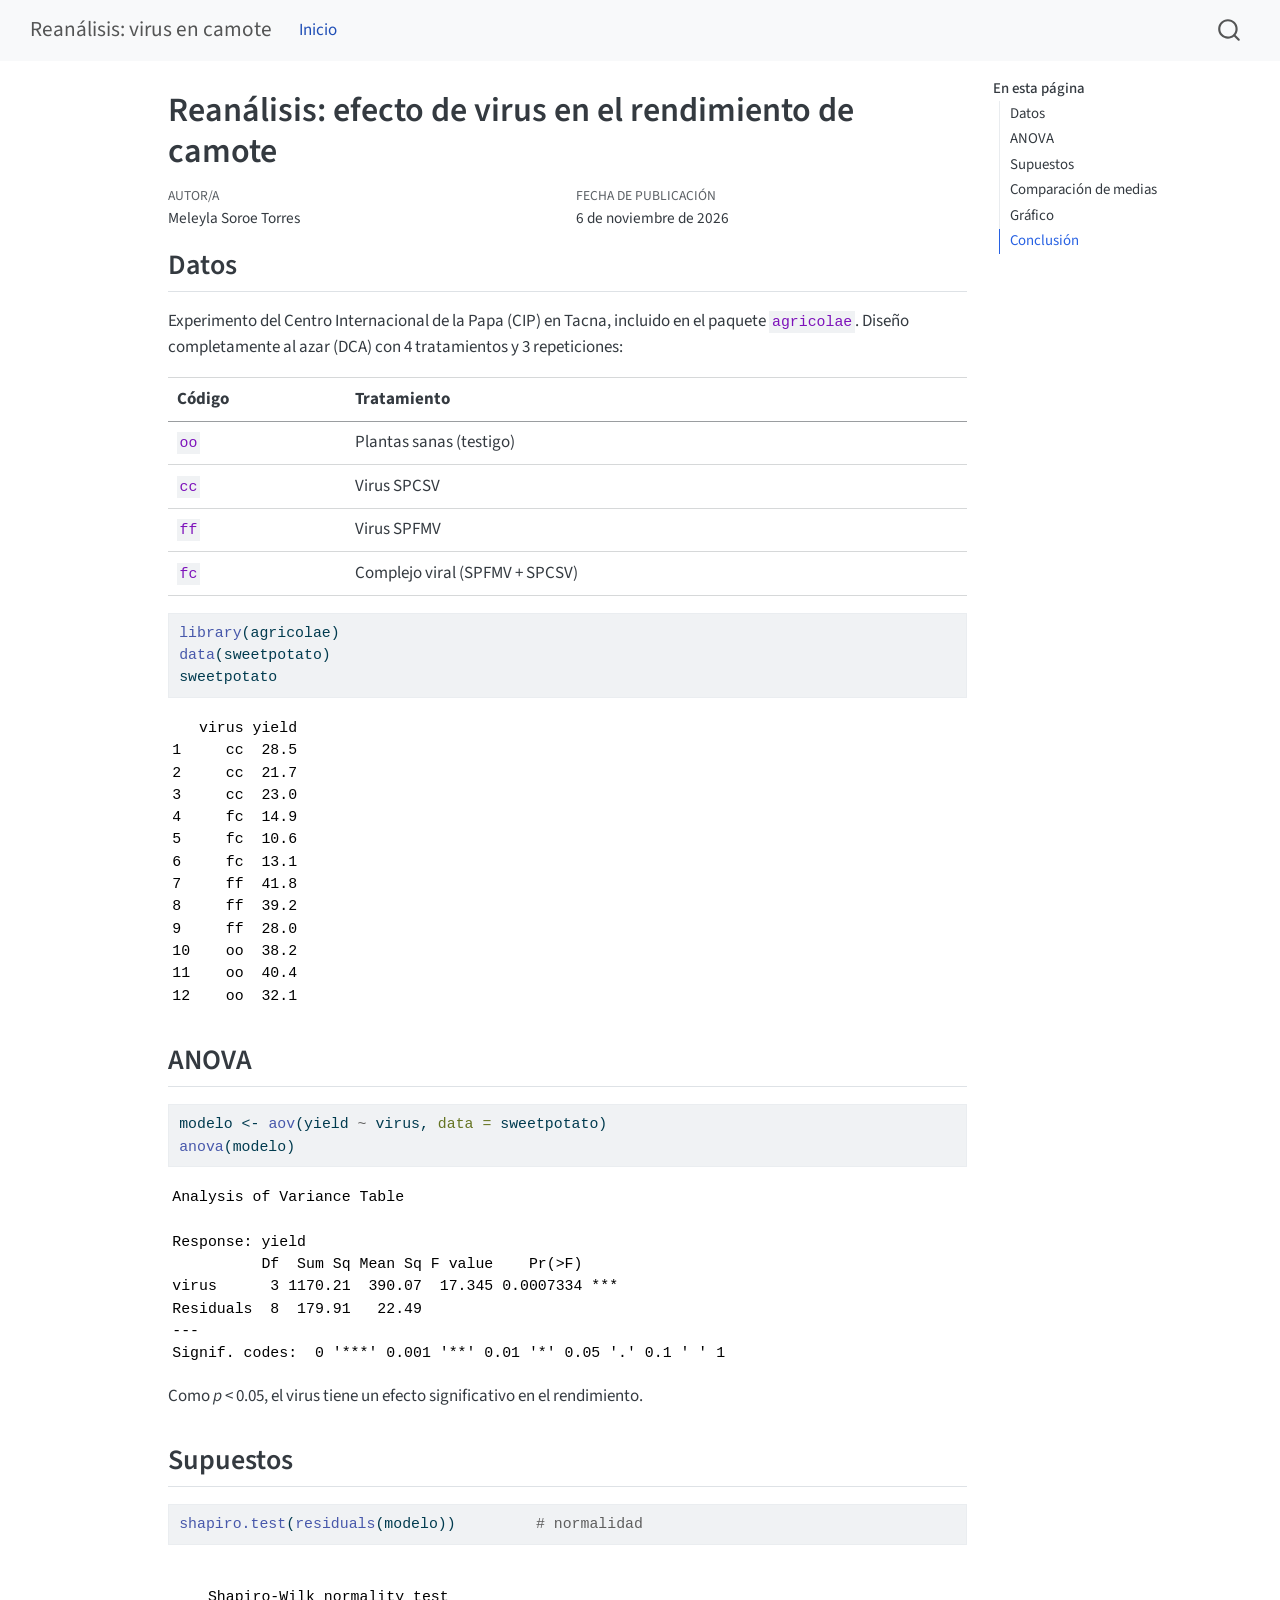
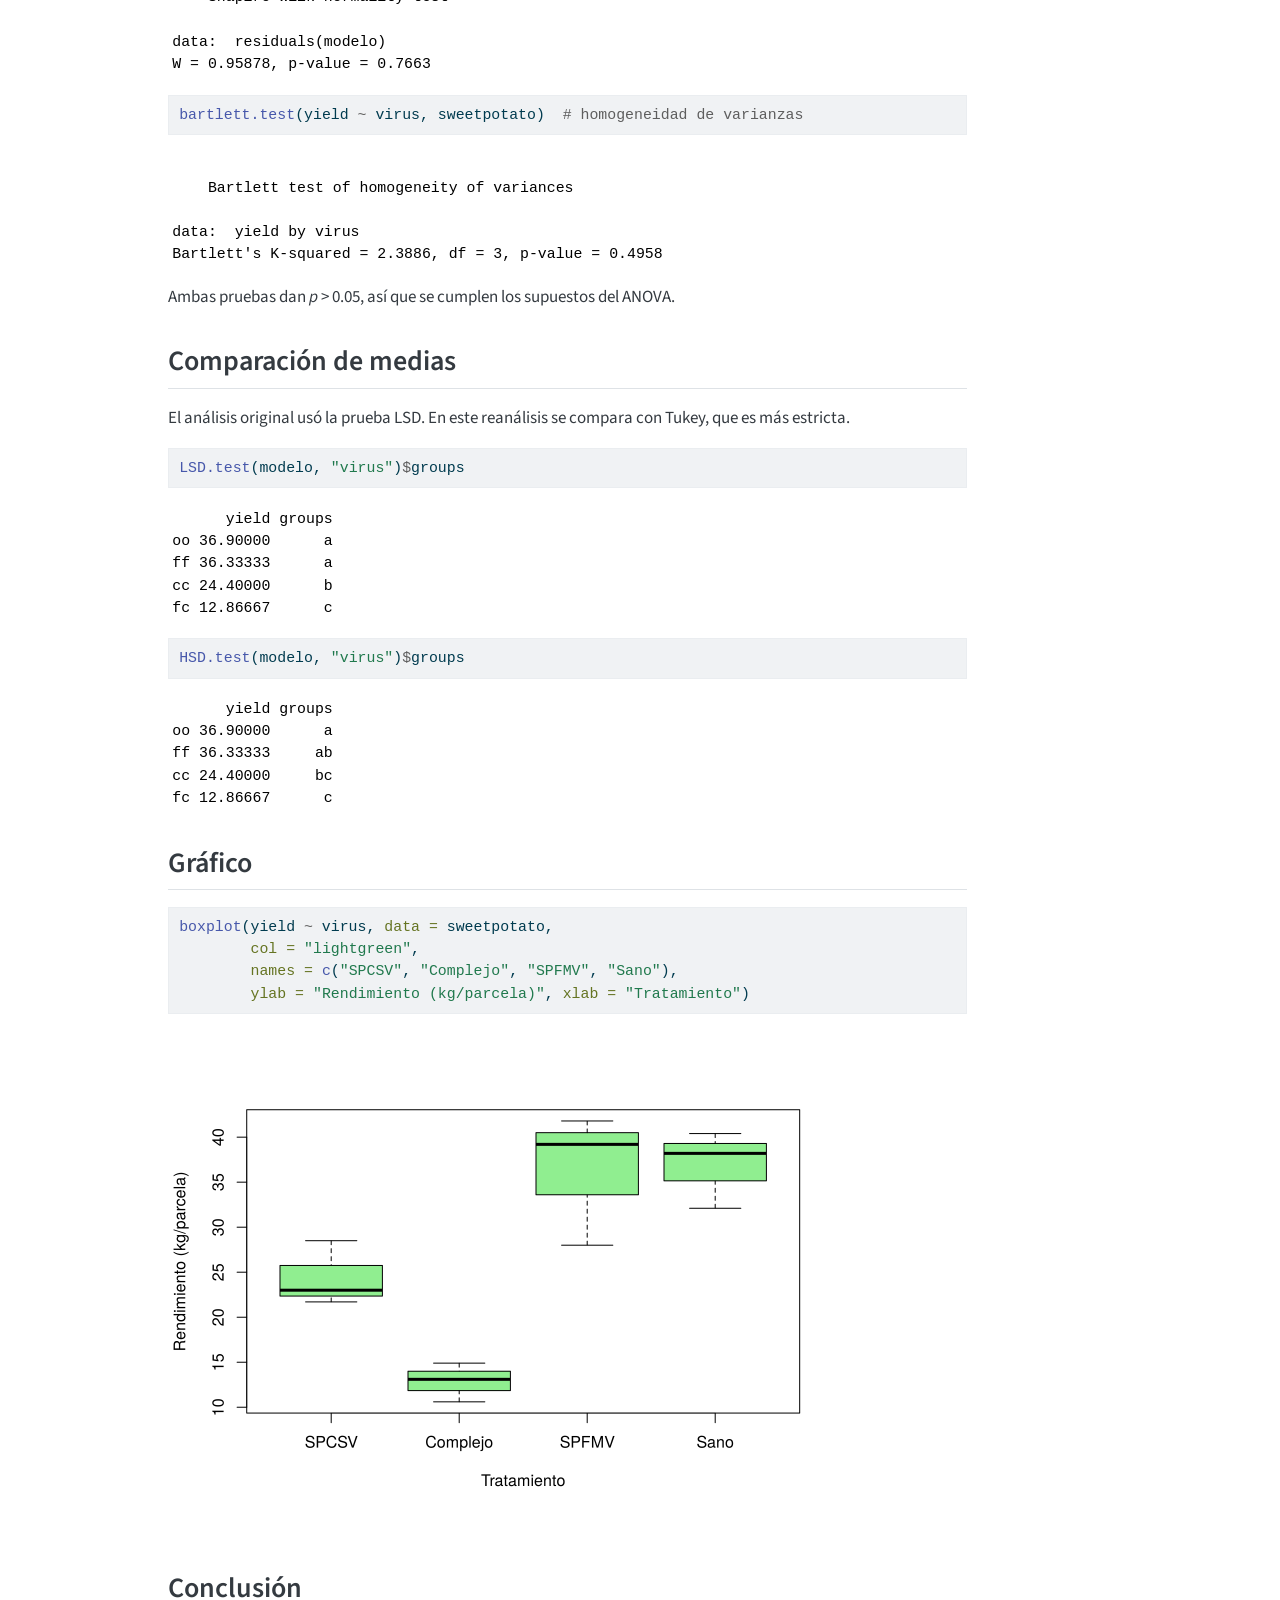
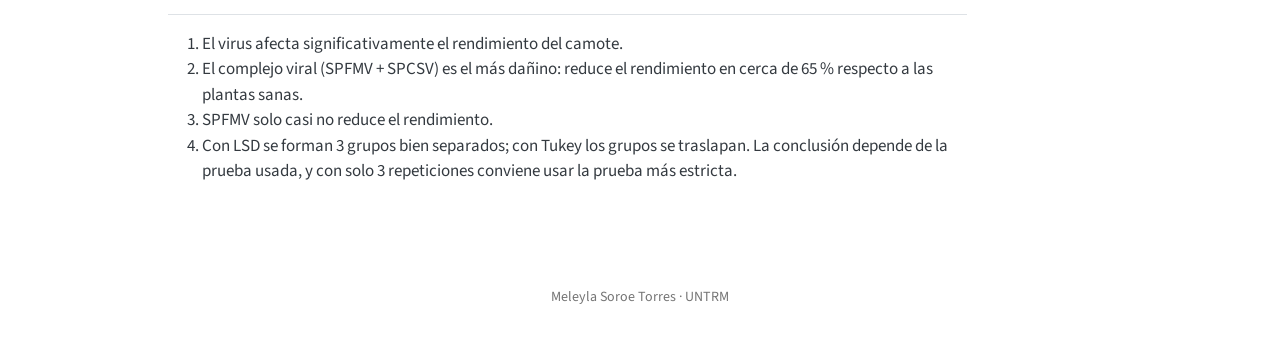
<file: docs/index.html>
<!DOCTYPE html>
<html xmlns="http://www.w3.org/1999/xhtml" lang="es" xml:lang="es"><head>

<meta charset="utf-8">
<meta name="generator" content="quarto-1.11.9">

<meta name="viewport" content="width=device-width, initial-scale=1.0, user-scalable=yes">

<meta name="author" content="Meleyla Soroe Torres">

<title>Reanálisis: efecto de virus en el rendimiento de camote – Reanálisis: virus en camote</title>
<style>
/* Default styles provided by pandoc.
** See https://pandoc.org/MANUAL.html#variables-for-html for config info.
*/
span.smallcaps{font-variant: small-caps;}
div.columns{display: flex; gap: 1.5em;}
div.column{flex: auto;}
@media screen {
div.columns{gap: min(4vw, 1.5em);}
div.column{overflow-x: auto;}
}
div.hanging-indent{margin-left: 1.5em; text-indent: -1.5em;}
ul.task-list{list-style: none;}
ul.task-list li input[type="checkbox"] {
  width: 0.8em;
  margin: 0 0.8em 0.2em -1em; /* quarto-specific, see https://github.com/quarto-dev/quarto-cli/issues/4556 */ 
  vertical-align: middle;
}
/* CSS for syntax highlighting */
html { -webkit-text-size-adjust: 100%; }
pre > code.sourceCode { white-space: pre; position: relative; }
pre > code.sourceCode > span { display: inline-block; line-height: 1.25; }
pre > code.sourceCode > span:empty { height: 1.2em; }
.sourceCode { overflow: visible; }
code.sourceCode > span { color: inherit; text-decoration: inherit; }
div.sourceCode { margin: 1em 0; }
pre.sourceCode { margin: 0; }
@media screen {
div.sourceCode { overflow: auto; }
}
@media print {
pre > code.sourceCode { white-space: pre-wrap; }
pre > code.sourceCode > span { text-indent: -5em; padding-left: 5em; }
}
pre.numberSource code
  { counter-reset: source-line 0; }
pre.numberSource code > span
  { position: relative; left: -4em; counter-increment: source-line; }
pre.numberSource code > span > a:first-child::before
  { content: counter(source-line);
    position: relative; left: -1em; text-align: right; vertical-align: baseline;
    border: none; display: inline-block;
    -webkit-touch-callout: none; -webkit-user-select: none;
    -khtml-user-select: none; -moz-user-select: none;
    -ms-user-select: none; user-select: none;
    padding: 0 4px; width: 4em;
  }
pre.numberSource { margin-left: 3em;  padding-left: 4px; }
div.sourceCode
  {   }
@media screen {
pre > code.sourceCode > span > a:first-child::before { text-decoration: underline; }
}
</style>


<script src="site_libs/quarto-nav/quarto-nav.js"></script>
<script src="site_libs/quarto-nav/headroom.min.js"></script>
<script src="site_libs/clipboard/clipboard.min.js"></script>
<script src="site_libs/quarto-search/autocomplete.umd.js"></script>
<script src="site_libs/quarto-search/fuse.min.js"></script>
<script src="site_libs/quarto-search/quarto-search.js"></script>
<meta name="quarto:offset" content="./">
<script src="site_libs/quarto-html/quarto.js" type="module"></script>
<script src="site_libs/quarto-html/tabsets/tabsets.js" type="module"></script>
<script src="site_libs/quarto-html/scrollable-regions/scrollable-regions.js" type="module"></script>
<script src="site_libs/quarto-html/popper.min.js"></script>
<script src="site_libs/quarto-html/tippy.umd.min.js"></script>
<script src="site_libs/quarto-html/anchor.min.js"></script>
<link href="site_libs/quarto-html/tippy.css" rel="stylesheet">
<link href="site_libs/quarto-html/quarto-syntax-highlighting-63b5708e65d6cd79cd7618c58d0c21e7.css" rel="stylesheet" id="quarto-text-highlighting-styles">
<script src="site_libs/bootstrap/bootstrap.min.js"></script>
<link href="site_libs/bootstrap/bootstrap-icons.css" rel="stylesheet">
<link href="site_libs/bootstrap/bootstrap-2f26042ee04390a409193c36bb3e8631.min.css" rel="stylesheet" append-hash="true" id="quarto-bootstrap" data-mode="light">
<script id="quarto-search-options" type="application/json">{
  "location": "navbar",
  "copy-button": false,
  "collapse-after": 3,
  "panel-placement": "end",
  "type": "overlay",
  "limit": 50,
  "keyboard-shortcut": [
    "f",
    "/",
    "s"
  ],
  "show-item-context": false,
  "language": {
    "search-no-results-text": "No se han encontrado resultados",
    "search-matching-documents-text": "documentos encontrados",
    "search-copy-link-title": "Copiar el enlace en la búsqueda",
    "search-hide-matches-text": "Ocultar resultados adicionales",
    "search-more-match-text": "resultado adicional en este documento",
    "search-more-matches-text": "resultados adicionales en este documento",
    "search-clear-button-title": "Borrar",
    "search-text-placeholder": "",
    "search-detached-cancel-button-title": "Cancelar",
    "search-submit-button-title": "Enviar",
    "search-label": "Buscar"
  }
}</script>


</head>

<body class="nav-fixed quarto-light"><a id="quarto-skip-link" class="visually-hidden-focusable" href="#quarto-document-content">Saltar al contenido principal</a>

<div id="quarto-search-results"></div>
  <header id="quarto-header" class="headroom fixed-top">
    <nav class="navbar navbar-expand-lg " data-bs-theme="dark" aria-label="Sitio web">
      <div class="navbar-container container-fluid">
      <div class="navbar-brand-container mx-auto">
    <a class="navbar-brand" href="./index.html">
    <span class="navbar-title">Reanálisis: virus en camote</span>
    </a>
  </div>
          <button class="navbar-toggler" type="button" data-bs-toggle="collapse" data-bs-target="#navbarCollapse" aria-controls="navbarCollapse" aria-expanded="false" aria-label="Navegación de palanca" onclick="if (window.quartoToggleHeadroom) { window.quartoToggleHeadroom(); }">
  <span class="navbar-toggler-icon"></span>
</button>
          <div class="collapse navbar-collapse" id="navbarCollapse">
            <ul class="navbar-nav navbar-nav-scroll me-auto">
  <li class="nav-item">
    <a class="nav-link active" href="./index.html" aria-current="page"> 
<span class="menu-text">Inicio</span></a>
  </li>  
</ul>
          </div> <!-- /navcollapse -->
            <div class="quarto-navbar-tools">
</div>
            <div id="quarto-search" class="" title="Buscar"></div>
      </div> <!-- /container-fluid -->
    </nav>
</header>
<!-- content -->
<div id="quarto-content" class="quarto-container page-columns page-rows-contents page-layout-article page-navbar">
<!-- sidebar -->
<!-- margin-sidebar -->
    <div id="quarto-margin-sidebar" class="sidebar margin-sidebar">
        <nav id="TOC" role="doc-toc" aria-labelledby="toc-title" class="toc-active">
    <h2 id="toc-title">En esta página</h2>
   
  <ul>
  <li><a href="#datos" id="toc-datos" class="nav-link active" data-scroll-target="#datos">Datos</a></li>
  <li><a href="#anova" id="toc-anova" class="nav-link" data-scroll-target="#anova">ANOVA</a></li>
  <li><a href="#supuestos" id="toc-supuestos" class="nav-link" data-scroll-target="#supuestos">Supuestos</a></li>
  <li><a href="#comparación-de-medias" id="toc-comparación-de-medias" class="nav-link" data-scroll-target="#comparación-de-medias">Comparación de medias</a></li>
  <li><a href="#gráfico" id="toc-gráfico" class="nav-link" data-scroll-target="#gráfico">Gráfico</a></li>
  <li><a href="#conclusión" id="toc-conclusión" class="nav-link" data-scroll-target="#conclusión">Conclusión</a></li>
  </ul>
</nav>
    </div>
<!-- main -->
<main class="content" id="quarto-document-content" tabindex="-1">

<header id="title-block-header" class="quarto-title-block default">
<div class="quarto-title">
<h1 class="title">Reanálisis: efecto de virus en el rendimiento de camote</h1>
</div>



<div class="quarto-title-meta">

    <div>
    <div class="quarto-title-meta-heading">Autor/a</div>
    <div class="quarto-title-meta-contents">
             <p>Meleyla Soroe Torres </p>
          </div>
  </div>
    
    <div>
    <div class="quarto-title-meta-heading">Fecha de publicación</div>
    <div class="quarto-title-meta-contents">
      <p class="date">6 de noviembre de 2026</p>
    </div>
  </div>
  
    
  </div>
  


</header>


<section id="datos" class="level2">
<h2 class="anchored" data-anchor-id="datos">Datos</h2>
<p>Experimento del Centro Internacional de la Papa (CIP) en Tacna, incluido en el paquete <code>agricolae</code>. Diseño completamente al azar (DCA) con 4 tratamientos y 3 repeticiones:</p>
<table class="caption-top table">
<thead>
<tr class="header">
<th>Código</th>
<th>Tratamiento</th>
</tr>
</thead>
<tbody>
<tr class="odd">
<td><code>oo</code></td>
<td>Plantas sanas (testigo)</td>
</tr>
<tr class="even">
<td><code>cc</code></td>
<td>Virus SPCSV</td>
</tr>
<tr class="odd">
<td><code>ff</code></td>
<td>Virus SPFMV</td>
</tr>
<tr class="even">
<td><code>fc</code></td>
<td>Complejo viral (SPFMV + SPCSV)</td>
</tr>
</tbody>
</table>
<div class="cell">
<div class="code-copy-outer-scaffold"><div class="sourceCode cell-code" id="cb1"><pre class="sourceCode r code-with-copy"><code class="sourceCode r"><span id="cb1-1"><a href="#cb1-1" aria-hidden="true" tabindex="-1"></a><span class="fu">library</span>(agricolae)</span>
<span id="cb1-2"><a href="#cb1-2" aria-hidden="true" tabindex="-1"></a><span class="fu">data</span>(sweetpotato)</span>
<span id="cb1-3"><a href="#cb1-3" aria-hidden="true" tabindex="-1"></a>sweetpotato</span></code></pre></div><button title="Copiar al portapapeles" class="code-copy-button"><i class="bi"></i></button></div>
<div class="cell-output cell-output-stdout">
<pre><code>   virus yield
1     cc  28.5
2     cc  21.7
3     cc  23.0
4     fc  14.9
5     fc  10.6
6     fc  13.1
7     ff  41.8
8     ff  39.2
9     ff  28.0
10    oo  38.2
11    oo  40.4
12    oo  32.1</code></pre>
</div>
</div>
</section>
<section id="anova" class="level2">
<h2 class="anchored" data-anchor-id="anova">ANOVA</h2>
<div class="cell">
<div class="code-copy-outer-scaffold"><div class="sourceCode cell-code" id="cb3"><pre class="sourceCode r code-with-copy"><code class="sourceCode r"><span id="cb3-1"><a href="#cb3-1" aria-hidden="true" tabindex="-1"></a>modelo <span class="ot">&lt;-</span> <span class="fu">aov</span>(yield <span class="sc">~</span> virus, <span class="at">data =</span> sweetpotato)</span>
<span id="cb3-2"><a href="#cb3-2" aria-hidden="true" tabindex="-1"></a><span class="fu">anova</span>(modelo)</span></code></pre></div><button title="Copiar al portapapeles" class="code-copy-button"><i class="bi"></i></button></div>
<div class="cell-output cell-output-stdout">
<pre><code>Analysis of Variance Table

Response: yield
          Df  Sum Sq Mean Sq F value    Pr(&gt;F)    
virus      3 1170.21  390.07  17.345 0.0007334 ***
Residuals  8  179.91   22.49                      
---
Signif. codes:  0 '***' 0.001 '**' 0.01 '*' 0.05 '.' 0.1 ' ' 1</code></pre>
</div>
</div>
<p>Como <em>p</em> &lt; 0.05, el virus tiene un efecto significativo en el rendimiento.</p>
</section>
<section id="supuestos" class="level2">
<h2 class="anchored" data-anchor-id="supuestos">Supuestos</h2>
<div class="cell">
<div class="code-copy-outer-scaffold"><div class="sourceCode cell-code" id="cb5"><pre class="sourceCode r code-with-copy"><code class="sourceCode r"><span id="cb5-1"><a href="#cb5-1" aria-hidden="true" tabindex="-1"></a><span class="fu">shapiro.test</span>(<span class="fu">residuals</span>(modelo))         <span class="co"># normalidad</span></span></code></pre></div><button title="Copiar al portapapeles" class="code-copy-button"><i class="bi"></i></button></div>
<div class="cell-output cell-output-stdout">
<pre><code>
    Shapiro-Wilk normality test

data:  residuals(modelo)
W = 0.95878, p-value = 0.7663</code></pre>
</div>
<div class="code-copy-outer-scaffold"><div class="sourceCode cell-code" id="cb7"><pre class="sourceCode r code-with-copy"><code class="sourceCode r"><span id="cb7-1"><a href="#cb7-1" aria-hidden="true" tabindex="-1"></a><span class="fu">bartlett.test</span>(yield <span class="sc">~</span> virus, sweetpotato)  <span class="co"># homogeneidad de varianzas</span></span></code></pre></div><button title="Copiar al portapapeles" class="code-copy-button"><i class="bi"></i></button></div>
<div class="cell-output cell-output-stdout">
<pre><code>
    Bartlett test of homogeneity of variances

data:  yield by virus
Bartlett's K-squared = 2.3886, df = 3, p-value = 0.4958</code></pre>
</div>
</div>
<p>Ambas pruebas dan <em>p</em> &gt; 0.05, así que se cumplen los supuestos del ANOVA.</p>
</section>
<section id="comparación-de-medias" class="level2">
<h2 class="anchored" data-anchor-id="comparación-de-medias">Comparación de medias</h2>
<p>El análisis original usó la prueba LSD. En este reanálisis se compara con Tukey, que es más estricta.</p>
<div class="cell">
<div class="code-copy-outer-scaffold"><div class="sourceCode cell-code" id="cb9"><pre class="sourceCode r code-with-copy"><code class="sourceCode r"><span id="cb9-1"><a href="#cb9-1" aria-hidden="true" tabindex="-1"></a><span class="fu">LSD.test</span>(modelo, <span class="st">"virus"</span>)<span class="sc">$</span>groups</span></code></pre></div><button title="Copiar al portapapeles" class="code-copy-button"><i class="bi"></i></button></div>
<div class="cell-output cell-output-stdout">
<pre><code>      yield groups
oo 36.90000      a
ff 36.33333      a
cc 24.40000      b
fc 12.86667      c</code></pre>
</div>
<div class="code-copy-outer-scaffold"><div class="sourceCode cell-code" id="cb11"><pre class="sourceCode r code-with-copy"><code class="sourceCode r"><span id="cb11-1"><a href="#cb11-1" aria-hidden="true" tabindex="-1"></a><span class="fu">HSD.test</span>(modelo, <span class="st">"virus"</span>)<span class="sc">$</span>groups</span></code></pre></div><button title="Copiar al portapapeles" class="code-copy-button"><i class="bi"></i></button></div>
<div class="cell-output cell-output-stdout">
<pre><code>      yield groups
oo 36.90000      a
ff 36.33333     ab
cc 24.40000     bc
fc 12.86667      c</code></pre>
</div>
</div>
</section>
<section id="gráfico" class="level2">
<h2 class="anchored" data-anchor-id="gráfico">Gráfico</h2>
<div class="cell">
<div class="code-copy-outer-scaffold"><div class="sourceCode cell-code" id="cb13"><pre class="sourceCode r code-with-copy"><code class="sourceCode r"><span id="cb13-1"><a href="#cb13-1" aria-hidden="true" tabindex="-1"></a><span class="fu">boxplot</span>(yield <span class="sc">~</span> virus, <span class="at">data =</span> sweetpotato,</span>
<span id="cb13-2"><a href="#cb13-2" aria-hidden="true" tabindex="-1"></a>        <span class="at">col =</span> <span class="st">"lightgreen"</span>,</span>
<span id="cb13-3"><a href="#cb13-3" aria-hidden="true" tabindex="-1"></a>        <span class="at">names =</span> <span class="fu">c</span>(<span class="st">"SPCSV"</span>, <span class="st">"Complejo"</span>, <span class="st">"SPFMV"</span>, <span class="st">"Sano"</span>),</span>
<span id="cb13-4"><a href="#cb13-4" aria-hidden="true" tabindex="-1"></a>        <span class="at">ylab =</span> <span class="st">"Rendimiento (kg/parcela)"</span>, <span class="at">xlab =</span> <span class="st">"Tratamiento"</span>)</span></code></pre></div><button title="Copiar al portapapeles" class="code-copy-button"><i class="bi"></i></button></div>
<div class="cell-output-display">
<div>
<figure class="figure">
<p><img src="index_files/figure-html/unnamed-chunk-5-1.png" class="img-fluid figure-img" width="672"></p>
</figure>
</div>
</div>
</div>
</section>
<section id="conclusión" class="level2">
<h2 class="anchored" data-anchor-id="conclusión">Conclusión</h2>
<ol type="1">
<li>El virus afecta significativamente el rendimiento del camote.</li>
<li>El complejo viral (SPFMV + SPCSV) es el más dañino: reduce el rendimiento en cerca de 65 % respecto a las plantas sanas.</li>
<li>SPFMV solo casi no reduce el rendimiento.</li>
<li>Con LSD se forman 3 grupos bien separados; con Tukey los grupos se traslapan. La conclusión depende de la prueba usada, y con solo 3 repeticiones conviene usar la prueba más estricta.</li>
</ol>


</section>

</main> <!-- /main -->
<script id="quarto-html-after-body" type="application/javascript">
  window.document.addEventListener("DOMContentLoaded", function (event) {
    const icon = "";
    const anchorJS = new window.AnchorJS();
    anchorJS.options = {
      placement: 'right',
      icon: icon
    };
    anchorJS.add('.anchored');
    const isCodeAnnotation = (el) => {
      for (const clz of el.classList) {
        if (clz.startsWith('code-annotation-')) {                     
          return true;
        }
      }
      return false;
    }
    const onCopySuccess = function(e) {
      // button target
      const button = e.trigger;
      // don't keep focus
      button.blur();
      // flash "checked"
      button.classList.add('code-copy-button-checked');
      var currentTitle = button.getAttribute("title");
      button.setAttribute("title", "Copiado");
      let tooltip;
      if (window.bootstrap) {
        button.setAttribute("data-bs-toggle", "tooltip");
        button.setAttribute("data-bs-placement", "left");
        button.setAttribute("data-bs-title", "Copiado");
        tooltip = new bootstrap.Tooltip(button, 
          { trigger: "manual", 
            customClass: "code-copy-button-tooltip",
            offset: [0, -8]});
        tooltip.show();    
      }
      setTimeout(function() {
        if (tooltip) {
          tooltip.hide();
          button.removeAttribute("data-bs-title");
          button.removeAttribute("data-bs-toggle");
          button.removeAttribute("data-bs-placement");
        }
        button.setAttribute("title", currentTitle);
        button.classList.remove('code-copy-button-checked');
      }, 1000);
      // clear code selection
      e.clearSelection();
    }
    const getTextToCopy = function(trigger) {
      const outerScaffold = trigger.parentElement.cloneNode(true);
      const codeEl = outerScaffold.querySelector('code');
      for (const childEl of codeEl.children) {
        if (isCodeAnnotation(childEl)) {
          childEl.remove();
        }
      }
      return codeEl.innerText;
    }
    const clipboard = new window.ClipboardJS('.code-copy-button:not([data-in-quarto-modal])', {
      text: getTextToCopy
    });
    clipboard.on('success', onCopySuccess);
    if (window.document.getElementById('quarto-embedded-source-code-modal')) {
      const clipboardModal = new window.ClipboardJS('.code-copy-button[data-in-quarto-modal]', {
        text: getTextToCopy,
        container: window.document.getElementById('quarto-embedded-source-code-modal')
      });
      clipboardModal.on('success', onCopySuccess);
    }
      var localhostRegex = new RegExp(/^(?:http|https):\/\/localhost\:?[0-9]*\//);
      var mailtoRegex = new RegExp(/^mailto:/);
        var filterRegex = new RegExp('/' + window.location.host + '/');
      var isInternal = (href) => {
          return filterRegex.test(href) || localhostRegex.test(href) || mailtoRegex.test(href);
      }
      // Inspect non-navigation links and adorn them if external
      window.quartoDecorateExternalLinks = function (root) {
     var links = (root || window.document).querySelectorAll('a[href]:not(.nav-link):not(.navbar-brand):not(.toc-action):not(.sidebar-link):not(.sidebar-item-toggle):not(.pagination-link):not(.no-external):not([aria-hidden]):not(.dropdown-item):not(.quarto-navigation-tool):not(.about-link)');
      for (var i=0; i<links.length; i++) {
        const link = links[i];
        if (!isInternal(link.href)) {
          // undo the damage that might have been done by quarto-nav.js in the case of
          // links that we want to consider external
          if (link.dataset.originalHref !== undefined) {
            link.href = link.dataset.originalHref;
          }
          if (!link.classList.contains('no-external-icon')) {
          }
        }
      }
      };
      window.quartoDecorateExternalLinks(window.document);
    // Esc closes the popup (WCAG 1.4.13) and focus leaving both trigger and
    // popup closes it (WCAG 2.4.11); tippy handles neither for interactive popups.
    const hideOnEscAndFocusOut = {
      name: 'hideOnEscAndFocusOut',
      defaultValue: true,
      fn(instance) {
        const dismiss = () => {
          // A show scheduled by the trigger delay would otherwise reopen it
          instance.clearDelayTimeouts();
          instance.hide();
        };
        const onKeyDown = (event) => {
          if (event.key !== 'Escape') {
            return;
          }
          // Keep Esc from also reaching page handlers (e.g. reveal.js overview),
          // except an open reveal.js slide menu, which Esc should close too.
          // The menu handles keys only when its keyboard option is on.
          const menuHandlesEsc = window.Reveal?.getPlugin?.('menu')?.isOpen() &&
            window.Reveal.getConfig().menu?.keyboard !== false;
          if (!menuHandlesEsc) {
            event.stopPropagation();
          }
          if (instance.popper.contains(window.document.activeElement)) {
            // Disabled while refocusing so the focus trigger does not reopen it
            instance.disable();
            instance.reference.focus();
            instance.enable();
          }
          dismiss();
        };
        const onFocusOut = (event) => {
          const target = event.relatedTarget;
          if (target && !instance.reference.contains(target) &&
              !instance.popper.contains(target)) {
            dismiss();
          }
        };
        // On the trigger too: a click trigger (code-annotations: select) has no
        // blur handling. Attached for the instance's lifetime so leaving the
        // trigger also cancels a show still pending on the trigger delay.
        instance.reference.addEventListener('focusout', onFocusOut);
        return {
          onShow() {
            window.document.addEventListener('keydown', onKeyDown, true);
            instance.popper.addEventListener('focusout', onFocusOut);
          },
          onHide() {
            window.document.removeEventListener('keydown', onKeyDown, true);
            instance.popper.removeEventListener('focusout', onFocusOut);
          },
          onDestroy() {
            instance.reference.removeEventListener('focusout', onFocusOut);
          },
        };
      },
    };
    function tippyHover(el, contentFn, onTriggerFn, onUntriggerFn) {
      const config = {
        allowHTML: true,
        maxWidth: 500,
        delay: 100,
        arrow: false,
        appendTo: function(el) {
            return el.parentElement;
        },
        interactive: true,
        interactiveBorder: 10,
        theme: 'quarto',
        placement: 'bottom-start',
        plugins: [hideOnEscAndFocusOut],
      };
      if (contentFn) {
        config.content = contentFn;
      }
      if (onTriggerFn) {
        config.onTrigger = onTriggerFn;
      }
      if (onUntriggerFn) {
        config.onUntrigger = onUntriggerFn;
      }
      window.tippy(el, config); 
    }
    const noterefs = window.document.querySelectorAll('a[role="doc-noteref"]');
    for (var i=0; i<noterefs.length; i++) {
      const ref = noterefs[i];
      tippyHover(ref, function() {
        // use id or data attribute instead here
        let href = ref.getAttribute('data-footnote-href') || ref.getAttribute('href');
        try { href = new URL(href).hash; } catch {}
        const id = href.replace(/^#\/?/, "");
        const note = window.document.getElementById(id);
        if (note) {
          return note.innerHTML;
        } else {
          return "";
        }
      });
    }
    const xrefs = window.document.querySelectorAll('a.quarto-xref');
    const processXRef = (id, note) => {
      // Strip column container classes
      const stripColumnClz = (el) => {
        el.classList.remove("page-full", "page-columns");
        if (el.children) {
          for (const child of el.children) {
            stripColumnClz(child);
          }
        }
      }
      stripColumnClz(note)
      if (id === null || id.startsWith('sec-')) {
        // Special case sections, only their first couple elements
        const container = document.createElement("div");
        if (note.children && note.children.length > 2) {
          container.appendChild(note.children[0].cloneNode(true));
          for (let i = 1; i < note.children.length; i++) {
            const child = note.children[i];
            if (child.tagName === "P" && child.innerText === "") {
              continue;
            } else {
              container.appendChild(child.cloneNode(true));
              break;
            }
          }
          if (window.Quarto?.typesetMath) {
            window.Quarto.typesetMath(container);
          }
          return container.innerHTML
        } else {
          if (window.Quarto?.typesetMath) {
            window.Quarto.typesetMath(note);
          }
          return note.innerHTML;
        }
      } else {
        // Remove any anchor links if they are present
        const anchorLink = note.querySelector('a.anchorjs-link');
        if (anchorLink) {
          anchorLink.remove();
        }
        if (window.Quarto?.typesetMath) {
          window.Quarto.typesetMath(note);
        }
        if (note.classList.contains("callout")) {
          return note.outerHTML;
        } else {
          return note.innerHTML;
        }
      }
    }
    for (var i=0; i<xrefs.length; i++) {
      const xref = xrefs[i];
      tippyHover(xref, undefined, function(instance) {
        instance.disable();
        let url = xref.getAttribute('href');
        let hash = undefined; 
        if (url.startsWith('#')) {
          hash = url;
        } else {
          try { hash = new URL(url).hash; } catch {}
        }
        if (hash) {
          const id = hash.replace(/^#\/?/, "");
          const note = window.document.getElementById(id);
          if (note !== null) {
            try {
              const html = processXRef(id, note.cloneNode(true));
              instance.setContent(html);
            } finally {
              instance.enable();
              instance.show();
            }
          } else {
            // See if we can fetch this
            fetch(url.split('#')[0])
            .then(res => res.text())
            .then(html => {
              const parser = new DOMParser();
              const htmlDoc = parser.parseFromString(html, "text/html");
              const note = htmlDoc.getElementById(id);
              if (note !== null) {
                const html = processXRef(id, note);
                instance.setContent(html);
              } 
            }).finally(() => {
              instance.enable();
              instance.show();
            });
          }
        } else {
          // See if we can fetch a full url (with no hash to target)
          // This is a special case and we should probably do some content thinning / targeting
          fetch(url)
          .then(res => res.text())
          .then(html => {
            const parser = new DOMParser();
            const htmlDoc = parser.parseFromString(html, "text/html");
            const note = htmlDoc.querySelector('main.content');
            if (note !== null) {
              // This should only happen for chapter cross references
              // (since there is no id in the URL)
              // remove the first header
              if (note.children.length > 0 && note.children[0].tagName === "HEADER") {
                note.children[0].remove();
              }
              const html = processXRef(null, note);
              instance.setContent(html);
            } 
          }).finally(() => {
            instance.enable();
            instance.show();
          });
        }
      }, function(instance) {
      });
    }
        let selectedAnnoteEl;
        const selectorForAnnotation = ( cell, annotation) => {
          let cellAttr = 'data-code-cell="' + cell + '"';
          let lineAttr = 'data-code-annotation="' +  annotation + '"';
          const selector = 'span[' + cellAttr + '][' + lineAttr + ']';
          return selector;
        }
        const selectCodeLines = (annoteEl) => {
          const doc = window.document;
          const targetCell = annoteEl.getAttribute("data-target-cell");
          const targetAnnotation = annoteEl.getAttribute("data-target-annotation");
          const annoteSpan = window.document.querySelector(selectorForAnnotation(targetCell, targetAnnotation));
          const lines = annoteSpan.getAttribute("data-code-lines").split(",");
          const lineIds = lines.map((line) => {
            return targetCell + "-" + line;
          })
          // Each band is positioned against its own containing block, which is
          // not the offsetParent of the lines, so place it from client rects.
          const placeBand = (band, firstEl, lastEl, codeBlock) => {
            const container = band.offsetParent;
            if (container === null) {
              return;
            }
            const containerRect = container.getBoundingClientRect();
            // Reveal.js scales slides with a transform, so convert client
            // pixels back to the CSS pixels of the container.
            const scale = containerRect.height / container.offsetHeight || 1;
            const firstRect = firstEl.getBoundingClientRect();
            const lastRect = lastEl.getBoundingClientRect();
            const top = (firstRect.top - containerRect.top) / scale - container.clientTop + container.scrollTop;
            const height = (lastRect.bottom - firstRect.top) / scale;
            band.style.top = top - 2 + "px";
            band.style.height = height + 4 + "px";
            if (codeBlock) {
              // Without the copy button wrapper, the containing block is wider
              // than the code block, so span the code block explicitly.
              const blockRect = codeBlock.getBoundingClientRect();
              band.style.left = (blockRect.left - containerRect.left) / scale - container.clientLeft + container.scrollLeft + "px";
              band.style.width = blockRect.width / scale + "px";
            }
          };
          if (lineIds.length > 0) {
            const el = window.document.getElementById(lineIds[0]);
            const lastEl = window.document.getElementById(lineIds[lineIds.length - 1]);
            const parent = el.parentElement.parentElement;
            // cook up a div (if necessary) and position it
            let div = window.document.getElementById("code-annotation-line-highlight");
            if (div === null) {
              div = window.document.createElement("div");
              div.setAttribute("id", "code-annotation-line-highlight");
              div.style.position = 'absolute';
              parent.appendChild(div);
            }
            placeBand(div, el, lastEl, parent.closest("div.sourceCode") || parent);
            let gutterDiv = window.document.getElementById("code-annotation-line-highlight-gutter");
            if (gutterDiv === null) {
              gutterDiv = window.document.createElement("div");
              gutterDiv.setAttribute("id", "code-annotation-line-highlight-gutter");
              gutterDiv.style.position = 'absolute';
              const codeCell = window.document.getElementById(targetCell);
              const gutter = codeCell.querySelector('.code-annotation-gutter');
              gutter.appendChild(gutterDiv);
            }
            placeBand(gutterDiv, el, lastEl);
            selectedAnnoteEl = annoteEl;
          }
        };
        const unselectCodeLines = () => {
          const elementsIds = ["code-annotation-line-highlight", "code-annotation-line-highlight-gutter"];
          elementsIds.forEach((elId) => {
            const div = window.document.getElementById(elId);
            if (div) {
              div.remove();
            }
          });
          selectedAnnoteEl = undefined;
        };
          // Handle positioning of the toggle
      window.addEventListener(
        "resize",
        throttle(() => {
          elRect = undefined;
          if (selectedAnnoteEl) {
            selectCodeLines(selectedAnnoteEl);
          }
        }, 10)
      );
      function throttle(fn, ms) {
      let throttle = false;
      let timer;
        return (...args) => {
          if(!throttle) { // first call gets through
              fn.apply(this, args);
              throttle = true;
          } else { // all the others get throttled
              if(timer) clearTimeout(timer); // cancel #2
              timer = setTimeout(() => {
                fn.apply(this, args);
                timer = throttle = false;
              }, ms);
          }
        };
      }
        // Attach click handler to the DT
        const annoteDls = window.document.querySelectorAll('dt[data-target-cell]');
        for (const annoteDlNode of annoteDls) {
          annoteDlNode.addEventListener('click', (event) => {
            const clickedEl = event.target;
            if (clickedEl !== selectedAnnoteEl) {
              unselectCodeLines();
              const activeEl = window.document.querySelector('dt[data-target-cell].code-annotation-active');
              if (activeEl) {
                activeEl.classList.remove('code-annotation-active');
              }
              selectCodeLines(clickedEl);
              clickedEl.classList.add('code-annotation-active');
            } else {
              // Unselect the line
              unselectCodeLines();
              clickedEl.classList.remove('code-annotation-active');
            }
          });
        }
    const findCites = (el) => {
      const parentEl = el.parentElement;
      if (parentEl) {
        const cites = parentEl.dataset.cites;
        if (cites) {
          return {
            el,
            cites: cites.split(' ')
          };
        } else {
          return findCites(el.parentElement)
        }
      } else {
        return undefined;
      }
    };
    var bibliorefs = window.document.querySelectorAll('a[role="doc-biblioref"]');
    for (var i=0; i<bibliorefs.length; i++) {
      const ref = bibliorefs[i];
      const citeInfo = findCites(ref);
      if (citeInfo) {
        tippyHover(citeInfo.el, function() {
          var popup = window.document.createElement('div');
          citeInfo.cites.forEach(function(cite) {
            var citeDiv = window.document.createElement('div');
            citeDiv.classList.add('hanging-indent');
            citeDiv.classList.add('csl-entry');
            var biblioDiv = window.document.getElementById('ref-' + cite);
            if (biblioDiv) {
              citeDiv.innerHTML = biblioDiv.innerHTML;
            }
            popup.appendChild(citeDiv);
          });
          return popup.innerHTML;
        });
      }
    }
  });
  </script>
  <script type="application/javascript">
  window.quartoScrollableRegionsLabels = {"code":"Código desplazable","output":"Salida desplazable"};
  </script>
</div> <!-- /content -->
<footer class="footer">
  <div class="nav-footer">
    <div class="nav-footer-left">
      &nbsp;
    </div>   
    <div class="nav-footer-center">
<p>Meleyla Soroe Torres · UNTRM</p>
</div>
    <div class="nav-footer-right">
      &nbsp;
    </div>
  </div>
</footer>




</body></html>
</file>
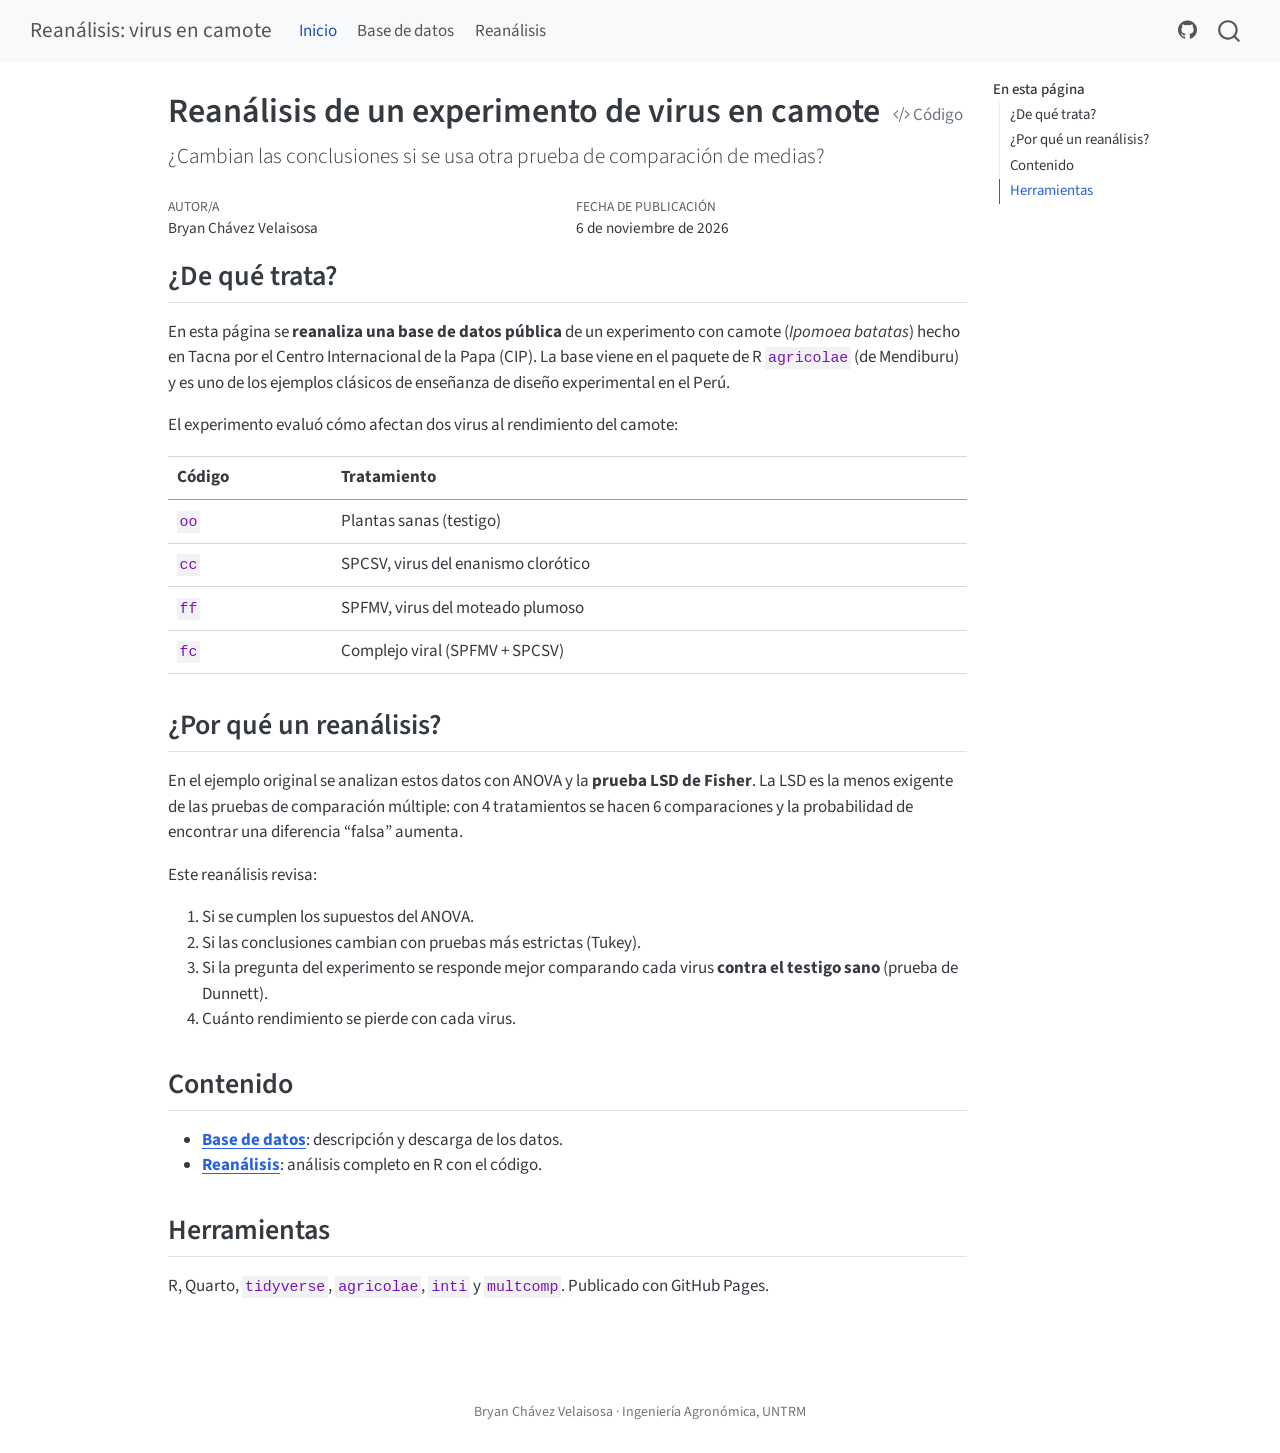
<file: trabajos/03_pagina_reanalisis/docs/index.html>
<!DOCTYPE html>
<html xmlns="http://www.w3.org/1999/xhtml" lang="es" xml:lang="es"><head>

<meta charset="utf-8">
<meta name="generator" content="quarto-1.11.9">

<meta name="viewport" content="width=device-width, initial-scale=1.0, user-scalable=yes">

<meta name="author" content="Bryan Chávez Velaisosa">

<title>Reanálisis de un experimento de virus en camote – Reanálisis: virus en camote</title>
<style>
/* Default styles provided by pandoc.
** See https://pandoc.org/MANUAL.html#variables-for-html for config info.
*/
span.smallcaps{font-variant: small-caps;}
div.columns{display: flex; gap: 1.5em;}
div.column{flex: auto;}
@media screen {
div.columns{gap: min(4vw, 1.5em);}
div.column{overflow-x: auto;}
}
div.hanging-indent{margin-left: 1.5em; text-indent: -1.5em;}
ul.task-list{list-style: none;}
ul.task-list li input[type="checkbox"] {
  width: 0.8em;
  margin: 0 0.8em 0.2em -1em; /* quarto-specific, see https://github.com/quarto-dev/quarto-cli/issues/4556 */ 
  vertical-align: middle;
}
/* CSS for syntax highlighting */
html { -webkit-text-size-adjust: 100%; }
pre > code.sourceCode { white-space: pre; position: relative; }
pre > code.sourceCode > span { display: inline-block; line-height: 1.25; }
pre > code.sourceCode > span:empty { height: 1.2em; }
.sourceCode { overflow: visible; }
code.sourceCode > span { color: inherit; text-decoration: inherit; }
div.sourceCode { margin: 1em 0; }
pre.sourceCode { margin: 0; }
@media screen {
div.sourceCode { overflow: auto; }
}
@media print {
pre > code.sourceCode { white-space: pre-wrap; }
pre > code.sourceCode > span { text-indent: -5em; padding-left: 5em; }
}
pre.numberSource code
  { counter-reset: source-line 0; }
pre.numberSource code > span
  { position: relative; left: -4em; counter-increment: source-line; }
pre.numberSource code > span > a:first-child::before
  { content: counter(source-line);
    position: relative; left: -1em; text-align: right; vertical-align: baseline;
    border: none; display: inline-block;
    -webkit-touch-callout: none; -webkit-user-select: none;
    -khtml-user-select: none; -moz-user-select: none;
    -ms-user-select: none; user-select: none;
    padding: 0 4px; width: 4em;
  }
pre.numberSource { margin-left: 3em;  padding-left: 4px; }
div.sourceCode
  {   }
@media screen {
pre > code.sourceCode > span > a:first-child::before { text-decoration: underline; }
}
</style>


<script src="site_libs/quarto-nav/quarto-nav.js"></script>
<script src="site_libs/quarto-nav/headroom.min.js"></script>
<script src="site_libs/clipboard/clipboard.min.js"></script>
<script src="site_libs/quarto-search/autocomplete.umd.js"></script>
<script src="site_libs/quarto-search/fuse.min.js"></script>
<script src="site_libs/quarto-search/quarto-search.js"></script>
<meta name="quarto:offset" content="./">
<script src="site_libs/quarto-html/quarto.js" type="module"></script>
<script src="site_libs/quarto-html/tabsets/tabsets.js" type="module"></script>
<script src="site_libs/quarto-html/scrollable-regions/scrollable-regions.js" type="module"></script>
<script src="site_libs/quarto-html/popper.min.js"></script>
<script src="site_libs/quarto-html/tippy.umd.min.js"></script>
<script src="site_libs/quarto-html/anchor.min.js"></script>
<link href="site_libs/quarto-html/tippy.css" rel="stylesheet">
<link href="site_libs/quarto-html/quarto-syntax-highlighting-63b5708e65d6cd79cd7618c58d0c21e7.css" rel="stylesheet" id="quarto-text-highlighting-styles">
<script src="site_libs/bootstrap/bootstrap.min.js"></script>
<link href="site_libs/bootstrap/bootstrap-icons.css" rel="stylesheet">
<link href="site_libs/bootstrap/bootstrap-2f26042ee04390a409193c36bb3e8631.min.css" rel="stylesheet" append-hash="true" id="quarto-bootstrap" data-mode="light">
<script id="quarto-search-options" type="application/json">{
  "location": "navbar",
  "copy-button": false,
  "collapse-after": 3,
  "panel-placement": "end",
  "type": "overlay",
  "limit": 50,
  "keyboard-shortcut": [
    "f",
    "/",
    "s"
  ],
  "show-item-context": false,
  "language": {
    "search-no-results-text": "No se han encontrado resultados",
    "search-matching-documents-text": "documentos encontrados",
    "search-copy-link-title": "Copiar el enlace en la búsqueda",
    "search-hide-matches-text": "Ocultar resultados adicionales",
    "search-more-match-text": "resultado adicional en este documento",
    "search-more-matches-text": "resultados adicionales en este documento",
    "search-clear-button-title": "Borrar",
    "search-text-placeholder": "",
    "search-detached-cancel-button-title": "Cancelar",
    "search-submit-button-title": "Enviar",
    "search-label": "Buscar"
  }
}</script>


</head>

<body class="nav-fixed quarto-light"><a id="quarto-skip-link" class="visually-hidden-focusable" href="#quarto-document-content">Saltar al contenido principal</a>

<div id="quarto-search-results"></div>
  <header id="quarto-header" class="headroom fixed-top">
    <nav class="navbar navbar-expand-lg " data-bs-theme="dark" aria-label="Sitio web">
      <div class="navbar-container container-fluid">
      <div class="navbar-brand-container mx-auto">
    <a class="navbar-brand" href="./index.html">
    <span class="navbar-title">Reanálisis: virus en camote</span>
    </a>
  </div>
          <button class="navbar-toggler" type="button" data-bs-toggle="collapse" data-bs-target="#navbarCollapse" aria-controls="navbarCollapse" aria-expanded="false" aria-label="Navegación de palanca" onclick="if (window.quartoToggleHeadroom) { window.quartoToggleHeadroom(); }">
  <span class="navbar-toggler-icon"></span>
</button>
          <div class="collapse navbar-collapse" id="navbarCollapse">
            <ul class="navbar-nav navbar-nav-scroll me-auto">
  <li class="nav-item">
    <a class="nav-link active" href="./index.html" aria-current="page"> 
<span class="menu-text">Inicio</span></a>
  </li>  
  <li class="nav-item">
    <a class="nav-link" href="./datos.html"> 
<span class="menu-text">Base de datos</span></a>
  </li>  
  <li class="nav-item">
    <a class="nav-link" href="./reanalisis.html"> 
<span class="menu-text">Reanálisis</span></a>
  </li>  
</ul>
            <ul class="navbar-nav navbar-nav-scroll ms-auto">
  <li class="nav-item compact">
    <a class="nav-link" href="https://github.com/bryanchavez03/reanalisis-camote"> <i class="bi bi-github" role="img">
</i> 
<span class="menu-text"></span></a>
  </li>  
</ul>
          </div> <!-- /navcollapse -->
            <div class="quarto-navbar-tools">
</div>
            <div id="quarto-search" class="" title="Buscar"></div>
      </div> <!-- /container-fluid -->
    </nav>
</header>
<!-- content -->
<div id="quarto-content" class="quarto-container page-columns page-rows-contents page-layout-article page-navbar">
<!-- sidebar -->
<!-- margin-sidebar -->
    <div id="quarto-margin-sidebar" class="sidebar margin-sidebar">
        <nav id="TOC" role="doc-toc" aria-labelledby="toc-title" class="toc-active">
    <h2 id="toc-title">En esta página</h2>
   
  <ul>
  <li><a href="#de-qué-trata" id="toc-de-qué-trata" class="nav-link active" data-scroll-target="#de-qué-trata">¿De qué trata?</a></li>
  <li><a href="#por-qué-un-reanálisis" id="toc-por-qué-un-reanálisis" class="nav-link" data-scroll-target="#por-qué-un-reanálisis">¿Por qué un reanálisis?</a></li>
  <li><a href="#contenido" id="toc-contenido" class="nav-link" data-scroll-target="#contenido">Contenido</a></li>
  <li><a href="#herramientas" id="toc-herramientas" class="nav-link" data-scroll-target="#herramientas">Herramientas</a></li>
  </ul>
</nav>
    </div>
<!-- main -->
<main class="content" id="quarto-document-content" tabindex="-1">

<header id="title-block-header" class="quarto-title-block default">
<div class="quarto-title">
<div class="quarto-title-block"><div><h1 class="title">Reanálisis de un experimento de virus en camote</h1><button type="button" class="btn code-tools-button" id="quarto-code-tools-source"><i class="bi"></i> Código</button></div></div>
<p class="subtitle lead">¿Cambian las conclusiones si se usa otra prueba de comparación de medias?</p>
</div>



<div class="quarto-title-meta">

    <div>
    <div class="quarto-title-meta-heading">Autor/a</div>
    <div class="quarto-title-meta-contents">
             <p>Bryan Chávez Velaisosa </p>
          </div>
  </div>
    
    <div>
    <div class="quarto-title-meta-heading">Fecha de publicación</div>
    <div class="quarto-title-meta-contents">
      <p class="date">6 de noviembre de 2026</p>
    </div>
  </div>
  
    
  </div>
  


</header>


<section id="de-qué-trata" class="level2">
<h2 class="anchored" data-anchor-id="de-qué-trata">¿De qué trata?</h2>
<p>En esta página se <strong>reanaliza una base de datos pública</strong> de un experimento con camote (<em>Ipomoea batatas</em>) hecho en Tacna por el Centro Internacional de la Papa (CIP). La base viene en el paquete de R <code>agricolae</code> (de Mendiburu) y es uno de los ejemplos clásicos de enseñanza de diseño experimental en el Perú.</p>
<p>El experimento evaluó cómo afectan dos virus al rendimiento del camote:</p>
<table class="caption-top table">
<thead>
<tr class="header">
<th>Código</th>
<th>Tratamiento</th>
</tr>
</thead>
<tbody>
<tr class="odd">
<td><code>oo</code></td>
<td>Plantas sanas (testigo)</td>
</tr>
<tr class="even">
<td><code>cc</code></td>
<td>SPCSV, virus del enanismo clorótico</td>
</tr>
<tr class="odd">
<td><code>ff</code></td>
<td>SPFMV, virus del moteado plumoso</td>
</tr>
<tr class="even">
<td><code>fc</code></td>
<td>Complejo viral (SPFMV + SPCSV)</td>
</tr>
</tbody>
</table>
</section>
<section id="por-qué-un-reanálisis" class="level2">
<h2 class="anchored" data-anchor-id="por-qué-un-reanálisis">¿Por qué un reanálisis?</h2>
<p>En el ejemplo original se analizan estos datos con ANOVA y la <strong>prueba LSD de Fisher</strong>. La LSD es la menos exigente de las pruebas de comparación múltiple: con 4 tratamientos se hacen 6 comparaciones y la probabilidad de encontrar una diferencia “falsa” aumenta.</p>
<p>Este reanálisis revisa:</p>
<ol type="1">
<li>Si se cumplen los supuestos del ANOVA.</li>
<li>Si las conclusiones cambian con pruebas más estrictas (Tukey).</li>
<li>Si la pregunta del experimento se responde mejor comparando cada virus <strong>contra el testigo sano</strong> (prueba de Dunnett).</li>
<li>Cuánto rendimiento se pierde con cada virus.</li>
</ol>
</section>
<section id="contenido" class="level2">
<h2 class="anchored" data-anchor-id="contenido">Contenido</h2>
<ul>
<li><a href="./datos.html"><strong>Base de datos</strong></a>: descripción y descarga de los datos.</li>
<li><a href="./reanalisis.html"><strong>Reanálisis</strong></a>: análisis completo en R con el código.</li>
</ul>
</section>
<section id="herramientas" class="level2">
<h2 class="anchored" data-anchor-id="herramientas">Herramientas</h2>
<p>R, Quarto, <code>tidyverse</code>, <code>agricolae</code>, <code>inti</code> y <code>multcomp</code>. Publicado con GitHub Pages.</p>


<!-- -->

</section>

</main> <!-- /main -->
<script id="quarto-html-after-body" type="application/javascript">
  window.document.addEventListener("DOMContentLoaded", function (event) {
    const icon = "";
    const anchorJS = new window.AnchorJS();
    anchorJS.options = {
      placement: 'right',
      icon: icon
    };
    anchorJS.add('.anchored');
    const isCodeAnnotation = (el) => {
      for (const clz of el.classList) {
        if (clz.startsWith('code-annotation-')) {                     
          return true;
        }
      }
      return false;
    }
    const onCopySuccess = function(e) {
      // button target
      const button = e.trigger;
      // don't keep focus
      button.blur();
      // flash "checked"
      button.classList.add('code-copy-button-checked');
      var currentTitle = button.getAttribute("title");
      button.setAttribute("title", "Copiado");
      let tooltip;
      if (window.bootstrap) {
        button.setAttribute("data-bs-toggle", "tooltip");
        button.setAttribute("data-bs-placement", "left");
        button.setAttribute("data-bs-title", "Copiado");
        tooltip = new bootstrap.Tooltip(button, 
          { trigger: "manual", 
            customClass: "code-copy-button-tooltip",
            offset: [0, -8]});
        tooltip.show();    
      }
      setTimeout(function() {
        if (tooltip) {
          tooltip.hide();
          button.removeAttribute("data-bs-title");
          button.removeAttribute("data-bs-toggle");
          button.removeAttribute("data-bs-placement");
        }
        button.setAttribute("title", currentTitle);
        button.classList.remove('code-copy-button-checked');
      }, 1000);
      // clear code selection
      e.clearSelection();
    }
    const getTextToCopy = function(trigger) {
      const outerScaffold = trigger.parentElement.cloneNode(true);
      const codeEl = outerScaffold.querySelector('code');
      for (const childEl of codeEl.children) {
        if (isCodeAnnotation(childEl)) {
          childEl.remove();
        }
      }
      return codeEl.innerText;
    }
    const clipboard = new window.ClipboardJS('.code-copy-button:not([data-in-quarto-modal])', {
      text: getTextToCopy
    });
    clipboard.on('success', onCopySuccess);
    if (window.document.getElementById('quarto-embedded-source-code-modal')) {
      const clipboardModal = new window.ClipboardJS('.code-copy-button[data-in-quarto-modal]', {
        text: getTextToCopy,
        container: window.document.getElementById('quarto-embedded-source-code-modal')
      });
      clipboardModal.on('success', onCopySuccess);
    }
    const viewSource = window.document.getElementById('quarto-view-source') ||
                       window.document.getElementById('quarto-code-tools-source');
    if (viewSource) {
      const sourceUrl = viewSource.getAttribute("data-quarto-source-url");
      viewSource.addEventListener("click", function(e) {
        if (sourceUrl) {
          // rstudio viewer pane
          if (/\bcapabilities=\b/.test(window.location)) {
            window.open(sourceUrl);
          } else {
            window.location.href = sourceUrl;
          }
        } else {
          const modal = new bootstrap.Modal(document.getElementById('quarto-embedded-source-code-modal'));
          modal.show();
        }
        return false;
      });
    }
    function toggleCodeHandler(show) {
      return function(e) {
        const cellDetails = window.document.querySelectorAll(".cell details.code-fold");
        for (let i=0; i<cellDetails.length; i++) {
          const details = cellDetails[i];
          if (show) {
            details.open = true;
          } else {
            details.removeAttribute("open");
          }
        }
        const cellCodeDivs = window.document.querySelectorAll(".cell div.sourceCode.cell-code");
        const fromCls = show ? "hidden" : "unhidden";
        const toCls = show ? "unhidden" : "hidden";
        for (let i=0; i<cellCodeDivs.length; i++) {
          const codeDiv = cellCodeDivs[i];
          if (codeDiv.classList.contains(fromCls)) {
            codeDiv.classList.remove(fromCls);
            codeDiv.classList.add(toCls);
          } 
        }
        return false;
      }
    }
    const hideAllCode = window.document.getElementById("quarto-hide-all-code");
    if (hideAllCode) {
      hideAllCode.addEventListener("click", toggleCodeHandler(false));
    }
    const showAllCode = window.document.getElementById("quarto-show-all-code");
    if (showAllCode) {
      showAllCode.addEventListener("click", toggleCodeHandler(true));
    }
      var localhostRegex = new RegExp(/^(?:http|https):\/\/localhost\:?[0-9]*\//);
      var mailtoRegex = new RegExp(/^mailto:/);
        var filterRegex = new RegExp('/' + window.location.host + '/');
      var isInternal = (href) => {
          return filterRegex.test(href) || localhostRegex.test(href) || mailtoRegex.test(href);
      }
      // Inspect non-navigation links and adorn them if external
      window.quartoDecorateExternalLinks = function (root) {
     var links = (root || window.document).querySelectorAll('a[href]:not(.nav-link):not(.navbar-brand):not(.toc-action):not(.sidebar-link):not(.sidebar-item-toggle):not(.pagination-link):not(.no-external):not([aria-hidden]):not(.dropdown-item):not(.quarto-navigation-tool):not(.about-link)');
      for (var i=0; i<links.length; i++) {
        const link = links[i];
        if (!isInternal(link.href)) {
          // undo the damage that might have been done by quarto-nav.js in the case of
          // links that we want to consider external
          if (link.dataset.originalHref !== undefined) {
            link.href = link.dataset.originalHref;
          }
          if (!link.classList.contains('no-external-icon')) {
          }
        }
      }
      };
      window.quartoDecorateExternalLinks(window.document);
    // Esc closes the popup (WCAG 1.4.13) and focus leaving both trigger and
    // popup closes it (WCAG 2.4.11); tippy handles neither for interactive popups.
    const hideOnEscAndFocusOut = {
      name: 'hideOnEscAndFocusOut',
      defaultValue: true,
      fn(instance) {
        const dismiss = () => {
          // A show scheduled by the trigger delay would otherwise reopen it
          instance.clearDelayTimeouts();
          instance.hide();
        };
        const onKeyDown = (event) => {
          if (event.key !== 'Escape') {
            return;
          }
          // Keep Esc from also reaching page handlers (e.g. reveal.js overview),
          // except an open reveal.js slide menu, which Esc should close too.
          // The menu handles keys only when its keyboard option is on.
          const menuHandlesEsc = window.Reveal?.getPlugin?.('menu')?.isOpen() &&
            window.Reveal.getConfig().menu?.keyboard !== false;
          if (!menuHandlesEsc) {
            event.stopPropagation();
          }
          if (instance.popper.contains(window.document.activeElement)) {
            // Disabled while refocusing so the focus trigger does not reopen it
            instance.disable();
            instance.reference.focus();
            instance.enable();
          }
          dismiss();
        };
        const onFocusOut = (event) => {
          const target = event.relatedTarget;
          if (target && !instance.reference.contains(target) &&
              !instance.popper.contains(target)) {
            dismiss();
          }
        };
        // On the trigger too: a click trigger (code-annotations: select) has no
        // blur handling. Attached for the instance's lifetime so leaving the
        // trigger also cancels a show still pending on the trigger delay.
        instance.reference.addEventListener('focusout', onFocusOut);
        return {
          onShow() {
            window.document.addEventListener('keydown', onKeyDown, true);
            instance.popper.addEventListener('focusout', onFocusOut);
          },
          onHide() {
            window.document.removeEventListener('keydown', onKeyDown, true);
            instance.popper.removeEventListener('focusout', onFocusOut);
          },
          onDestroy() {
            instance.reference.removeEventListener('focusout', onFocusOut);
          },
        };
      },
    };
    function tippyHover(el, contentFn, onTriggerFn, onUntriggerFn) {
      const config = {
        allowHTML: true,
        maxWidth: 500,
        delay: 100,
        arrow: false,
        appendTo: function(el) {
            return el.parentElement;
        },
        interactive: true,
        interactiveBorder: 10,
        theme: 'quarto',
        placement: 'bottom-start',
        plugins: [hideOnEscAndFocusOut],
      };
      if (contentFn) {
        config.content = contentFn;
      }
      if (onTriggerFn) {
        config.onTrigger = onTriggerFn;
      }
      if (onUntriggerFn) {
        config.onUntrigger = onUntriggerFn;
      }
      window.tippy(el, config); 
    }
    const noterefs = window.document.querySelectorAll('a[role="doc-noteref"]');
    for (var i=0; i<noterefs.length; i++) {
      const ref = noterefs[i];
      tippyHover(ref, function() {
        // use id or data attribute instead here
        let href = ref.getAttribute('data-footnote-href') || ref.getAttribute('href');
        try { href = new URL(href).hash; } catch {}
        const id = href.replace(/^#\/?/, "");
        const note = window.document.getElementById(id);
        if (note) {
          return note.innerHTML;
        } else {
          return "";
        }
      });
    }
    const xrefs = window.document.querySelectorAll('a.quarto-xref');
    const processXRef = (id, note) => {
      // Strip column container classes
      const stripColumnClz = (el) => {
        el.classList.remove("page-full", "page-columns");
        if (el.children) {
          for (const child of el.children) {
            stripColumnClz(child);
          }
        }
      }
      stripColumnClz(note)
      if (id === null || id.startsWith('sec-')) {
        // Special case sections, only their first couple elements
        const container = document.createElement("div");
        if (note.children && note.children.length > 2) {
          container.appendChild(note.children[0].cloneNode(true));
          for (let i = 1; i < note.children.length; i++) {
            const child = note.children[i];
            if (child.tagName === "P" && child.innerText === "") {
              continue;
            } else {
              container.appendChild(child.cloneNode(true));
              break;
            }
          }
          if (window.Quarto?.typesetMath) {
            window.Quarto.typesetMath(container);
          }
          return container.innerHTML
        } else {
          if (window.Quarto?.typesetMath) {
            window.Quarto.typesetMath(note);
          }
          return note.innerHTML;
        }
      } else {
        // Remove any anchor links if they are present
        const anchorLink = note.querySelector('a.anchorjs-link');
        if (anchorLink) {
          anchorLink.remove();
        }
        if (window.Quarto?.typesetMath) {
          window.Quarto.typesetMath(note);
        }
        if (note.classList.contains("callout")) {
          return note.outerHTML;
        } else {
          return note.innerHTML;
        }
      }
    }
    for (var i=0; i<xrefs.length; i++) {
      const xref = xrefs[i];
      tippyHover(xref, undefined, function(instance) {
        instance.disable();
        let url = xref.getAttribute('href');
        let hash = undefined; 
        if (url.startsWith('#')) {
          hash = url;
        } else {
          try { hash = new URL(url).hash; } catch {}
        }
        if (hash) {
          const id = hash.replace(/^#\/?/, "");
          const note = window.document.getElementById(id);
          if (note !== null) {
            try {
              const html = processXRef(id, note.cloneNode(true));
              instance.setContent(html);
            } finally {
              instance.enable();
              instance.show();
            }
          } else {
            // See if we can fetch this
            fetch(url.split('#')[0])
            .then(res => res.text())
            .then(html => {
              const parser = new DOMParser();
              const htmlDoc = parser.parseFromString(html, "text/html");
              const note = htmlDoc.getElementById(id);
              if (note !== null) {
                const html = processXRef(id, note);
                instance.setContent(html);
              } 
            }).finally(() => {
              instance.enable();
              instance.show();
            });
          }
        } else {
          // See if we can fetch a full url (with no hash to target)
          // This is a special case and we should probably do some content thinning / targeting
          fetch(url)
          .then(res => res.text())
          .then(html => {
            const parser = new DOMParser();
            const htmlDoc = parser.parseFromString(html, "text/html");
            const note = htmlDoc.querySelector('main.content');
            if (note !== null) {
              // This should only happen for chapter cross references
              // (since there is no id in the URL)
              // remove the first header
              if (note.children.length > 0 && note.children[0].tagName === "HEADER") {
                note.children[0].remove();
              }
              const html = processXRef(null, note);
              instance.setContent(html);
            } 
          }).finally(() => {
            instance.enable();
            instance.show();
          });
        }
      }, function(instance) {
      });
    }
        let selectedAnnoteEl;
        const selectorForAnnotation = ( cell, annotation) => {
          let cellAttr = 'data-code-cell="' + cell + '"';
          let lineAttr = 'data-code-annotation="' +  annotation + '"';
          const selector = 'span[' + cellAttr + '][' + lineAttr + ']';
          return selector;
        }
        const selectCodeLines = (annoteEl) => {
          const doc = window.document;
          const targetCell = annoteEl.getAttribute("data-target-cell");
          const targetAnnotation = annoteEl.getAttribute("data-target-annotation");
          const annoteSpan = window.document.querySelector(selectorForAnnotation(targetCell, targetAnnotation));
          const lines = annoteSpan.getAttribute("data-code-lines").split(",");
          const lineIds = lines.map((line) => {
            return targetCell + "-" + line;
          })
          // Each band is positioned against its own containing block, which is
          // not the offsetParent of the lines, so place it from client rects.
          const placeBand = (band, firstEl, lastEl, codeBlock) => {
            const container = band.offsetParent;
            if (container === null) {
              return;
            }
            const containerRect = container.getBoundingClientRect();
            // Reveal.js scales slides with a transform, so convert client
            // pixels back to the CSS pixels of the container.
            const scale = containerRect.height / container.offsetHeight || 1;
            const firstRect = firstEl.getBoundingClientRect();
            const lastRect = lastEl.getBoundingClientRect();
            const top = (firstRect.top - containerRect.top) / scale - container.clientTop + container.scrollTop;
            const height = (lastRect.bottom - firstRect.top) / scale;
            band.style.top = top - 2 + "px";
            band.style.height = height + 4 + "px";
            if (codeBlock) {
              // Without the copy button wrapper, the containing block is wider
              // than the code block, so span the code block explicitly.
              const blockRect = codeBlock.getBoundingClientRect();
              band.style.left = (blockRect.left - containerRect.left) / scale - container.clientLeft + container.scrollLeft + "px";
              band.style.width = blockRect.width / scale + "px";
            }
          };
          if (lineIds.length > 0) {
            const el = window.document.getElementById(lineIds[0]);
            const lastEl = window.document.getElementById(lineIds[lineIds.length - 1]);
            const parent = el.parentElement.parentElement;
            // cook up a div (if necessary) and position it
            let div = window.document.getElementById("code-annotation-line-highlight");
            if (div === null) {
              div = window.document.createElement("div");
              div.setAttribute("id", "code-annotation-line-highlight");
              div.style.position = 'absolute';
              parent.appendChild(div);
            }
            placeBand(div, el, lastEl, parent.closest("div.sourceCode") || parent);
            let gutterDiv = window.document.getElementById("code-annotation-line-highlight-gutter");
            if (gutterDiv === null) {
              gutterDiv = window.document.createElement("div");
              gutterDiv.setAttribute("id", "code-annotation-line-highlight-gutter");
              gutterDiv.style.position = 'absolute';
              const codeCell = window.document.getElementById(targetCell);
              const gutter = codeCell.querySelector('.code-annotation-gutter');
              gutter.appendChild(gutterDiv);
            }
            placeBand(gutterDiv, el, lastEl);
            selectedAnnoteEl = annoteEl;
          }
        };
        const unselectCodeLines = () => {
          const elementsIds = ["code-annotation-line-highlight", "code-annotation-line-highlight-gutter"];
          elementsIds.forEach((elId) => {
            const div = window.document.getElementById(elId);
            if (div) {
              div.remove();
            }
          });
          selectedAnnoteEl = undefined;
        };
          // Handle positioning of the toggle
      window.addEventListener(
        "resize",
        throttle(() => {
          elRect = undefined;
          if (selectedAnnoteEl) {
            selectCodeLines(selectedAnnoteEl);
          }
        }, 10)
      );
      function throttle(fn, ms) {
      let throttle = false;
      let timer;
        return (...args) => {
          if(!throttle) { // first call gets through
              fn.apply(this, args);
              throttle = true;
          } else { // all the others get throttled
              if(timer) clearTimeout(timer); // cancel #2
              timer = setTimeout(() => {
                fn.apply(this, args);
                timer = throttle = false;
              }, ms);
          }
        };
      }
        // Attach click handler to the DT
        const annoteDls = window.document.querySelectorAll('dt[data-target-cell]');
        for (const annoteDlNode of annoteDls) {
          annoteDlNode.addEventListener('click', (event) => {
            const clickedEl = event.target;
            if (clickedEl !== selectedAnnoteEl) {
              unselectCodeLines();
              const activeEl = window.document.querySelector('dt[data-target-cell].code-annotation-active');
              if (activeEl) {
                activeEl.classList.remove('code-annotation-active');
              }
              selectCodeLines(clickedEl);
              clickedEl.classList.add('code-annotation-active');
            } else {
              // Unselect the line
              unselectCodeLines();
              clickedEl.classList.remove('code-annotation-active');
            }
          });
        }
    const findCites = (el) => {
      const parentEl = el.parentElement;
      if (parentEl) {
        const cites = parentEl.dataset.cites;
        if (cites) {
          return {
            el,
            cites: cites.split(' ')
          };
        } else {
          return findCites(el.parentElement)
        }
      } else {
        return undefined;
      }
    };
    var bibliorefs = window.document.querySelectorAll('a[role="doc-biblioref"]');
    for (var i=0; i<bibliorefs.length; i++) {
      const ref = bibliorefs[i];
      const citeInfo = findCites(ref);
      if (citeInfo) {
        tippyHover(citeInfo.el, function() {
          var popup = window.document.createElement('div');
          citeInfo.cites.forEach(function(cite) {
            var citeDiv = window.document.createElement('div');
            citeDiv.classList.add('hanging-indent');
            citeDiv.classList.add('csl-entry');
            var biblioDiv = window.document.getElementById('ref-' + cite);
            if (biblioDiv) {
              citeDiv.innerHTML = biblioDiv.innerHTML;
            }
            popup.appendChild(citeDiv);
          });
          return popup.innerHTML;
        });
      }
    }
  });
  </script>
  <script type="application/javascript">
  window.quartoScrollableRegionsLabels = {"code":"Código desplazable","output":"Salida desplazable"};
  </script><div class="modal fade" id="quarto-embedded-source-code-modal" tabindex="-1" aria-labelledby="quarto-embedded-source-code-modal-label" aria-hidden="true"><div class="modal-dialog modal-dialog-scrollable"><div class="modal-content"><div class="modal-header"><h5 class="modal-title" id="quarto-embedded-source-code-modal-label">Ejecutar el código</h5><button class="btn-close" data-bs-dismiss="modal"></button></div><div class="modal-body"><div class="">
<div class="code-copy-outer-scaffold"><div class="sourceCode" id="cb1" data-shortcodes="false"><pre class="sourceCode markdown code-with-copy"><code class="sourceCode markdown"><span id="cb1-1"><a href="#cb1-1" aria-hidden="true" tabindex="-1"></a><span class="co">---</span></span>
<span id="cb1-2"><a href="#cb1-2" aria-hidden="true" tabindex="-1"></a><span class="an">title:</span><span class="co"> "Reanálisis de un experimento de virus en camote"</span></span>
<span id="cb1-3"><a href="#cb1-3" aria-hidden="true" tabindex="-1"></a><span class="an">subtitle:</span><span class="co"> "¿Cambian las conclusiones si se usa otra prueba de comparación de medias?"</span></span>
<span id="cb1-4"><a href="#cb1-4" aria-hidden="true" tabindex="-1"></a><span class="an">author:</span><span class="co"> "Bryan Chávez Velaisosa"</span></span>
<span id="cb1-5"><a href="#cb1-5" aria-hidden="true" tabindex="-1"></a><span class="an">date:</span><span class="co"> today</span></span>
<span id="cb1-6"><a href="#cb1-6" aria-hidden="true" tabindex="-1"></a><span class="co">---</span></span>
<span id="cb1-7"><a href="#cb1-7" aria-hidden="true" tabindex="-1"></a></span>
<span id="cb1-8"><a href="#cb1-8" aria-hidden="true" tabindex="-1"></a><span class="fu">## ¿De qué trata?</span></span>
<span id="cb1-9"><a href="#cb1-9" aria-hidden="true" tabindex="-1"></a></span>
<span id="cb1-10"><a href="#cb1-10" aria-hidden="true" tabindex="-1"></a>En esta página se **reanaliza una base de datos pública** de un experimento con camote (*Ipomoea batatas*) hecho en Tacna por el Centro Internacional de la Papa (CIP). La base viene en el paquete de R <span class="in">`agricolae`</span> (de Mendiburu) y es uno de los ejemplos clásicos de enseñanza de diseño experimental en el Perú.</span>
<span id="cb1-11"><a href="#cb1-11" aria-hidden="true" tabindex="-1"></a></span>
<span id="cb1-12"><a href="#cb1-12" aria-hidden="true" tabindex="-1"></a>El experimento evaluó cómo afectan dos virus al rendimiento del camote:</span>
<span id="cb1-13"><a href="#cb1-13" aria-hidden="true" tabindex="-1"></a></span>
<span id="cb1-14"><a href="#cb1-14" aria-hidden="true" tabindex="-1"></a><span class="pp">|</span> Código <span class="pp">|</span> Tratamiento <span class="pp">|</span></span>
<span id="cb1-15"><a href="#cb1-15" aria-hidden="true" tabindex="-1"></a><span class="pp">|---|---|</span></span>
<span id="cb1-16"><a href="#cb1-16" aria-hidden="true" tabindex="-1"></a><span class="pp">|</span> <span class="in">`oo`</span> <span class="pp">|</span> Plantas sanas (testigo) <span class="pp">|</span></span>
<span id="cb1-17"><a href="#cb1-17" aria-hidden="true" tabindex="-1"></a><span class="pp">|</span> <span class="in">`cc`</span> <span class="pp">|</span> SPCSV, virus del enanismo clorótico <span class="pp">|</span></span>
<span id="cb1-18"><a href="#cb1-18" aria-hidden="true" tabindex="-1"></a><span class="pp">|</span> <span class="in">`ff`</span> <span class="pp">|</span> SPFMV, virus del moteado plumoso <span class="pp">|</span></span>
<span id="cb1-19"><a href="#cb1-19" aria-hidden="true" tabindex="-1"></a><span class="pp">|</span> <span class="in">`fc`</span> <span class="pp">|</span> Complejo viral (SPFMV + SPCSV) <span class="pp">|</span></span>
<span id="cb1-20"><a href="#cb1-20" aria-hidden="true" tabindex="-1"></a></span>
<span id="cb1-21"><a href="#cb1-21" aria-hidden="true" tabindex="-1"></a><span class="fu">## ¿Por qué un reanálisis?</span></span>
<span id="cb1-22"><a href="#cb1-22" aria-hidden="true" tabindex="-1"></a></span>
<span id="cb1-23"><a href="#cb1-23" aria-hidden="true" tabindex="-1"></a>En el ejemplo original se analizan estos datos con ANOVA y la **prueba LSD de Fisher**. La LSD es la menos exigente de las pruebas de comparación múltiple: con 4 tratamientos se hacen 6 comparaciones y la probabilidad de encontrar una diferencia "falsa" aumenta.</span>
<span id="cb1-24"><a href="#cb1-24" aria-hidden="true" tabindex="-1"></a></span>
<span id="cb1-25"><a href="#cb1-25" aria-hidden="true" tabindex="-1"></a>Este reanálisis revisa:</span>
<span id="cb1-26"><a href="#cb1-26" aria-hidden="true" tabindex="-1"></a></span>
<span id="cb1-27"><a href="#cb1-27" aria-hidden="true" tabindex="-1"></a><span class="ss">1. </span>Si se cumplen los supuestos del ANOVA.</span>
<span id="cb1-28"><a href="#cb1-28" aria-hidden="true" tabindex="-1"></a><span class="ss">2. </span>Si las conclusiones cambian con pruebas más estrictas (Tukey).</span>
<span id="cb1-29"><a href="#cb1-29" aria-hidden="true" tabindex="-1"></a><span class="ss">3. </span>Si la pregunta del experimento se responde mejor comparando cada virus **contra el testigo sano** (prueba de Dunnett).</span>
<span id="cb1-30"><a href="#cb1-30" aria-hidden="true" tabindex="-1"></a><span class="ss">4. </span>Cuánto rendimiento se pierde con cada virus.</span>
<span id="cb1-31"><a href="#cb1-31" aria-hidden="true" tabindex="-1"></a></span>
<span id="cb1-32"><a href="#cb1-32" aria-hidden="true" tabindex="-1"></a><span class="fu">## Contenido</span></span>
<span id="cb1-33"><a href="#cb1-33" aria-hidden="true" tabindex="-1"></a></span>
<span id="cb1-34"><a href="#cb1-34" aria-hidden="true" tabindex="-1"></a><span class="ss">- </span><span class="co">[</span><span class="ot">**Base de datos**</span><span class="co">](datos.qmd)</span>: descripción y descarga de los datos.</span>
<span id="cb1-35"><a href="#cb1-35" aria-hidden="true" tabindex="-1"></a><span class="ss">- </span><span class="co">[</span><span class="ot">**Reanálisis**</span><span class="co">](reanalisis.qmd)</span>: análisis completo en R con el código.</span>
<span id="cb1-36"><a href="#cb1-36" aria-hidden="true" tabindex="-1"></a></span>
<span id="cb1-37"><a href="#cb1-37" aria-hidden="true" tabindex="-1"></a><span class="fu">## Herramientas</span></span>
<span id="cb1-38"><a href="#cb1-38" aria-hidden="true" tabindex="-1"></a></span>
<span id="cb1-39"><a href="#cb1-39" aria-hidden="true" tabindex="-1"></a>R, Quarto, <span class="in">`tidyverse`</span>, <span class="in">`agricolae`</span>, <span class="in">`inti`</span> y <span class="in">`multcomp`</span>. Publicado con GitHub Pages.</span></code></pre></div><button title="Copiar al portapapeles" class="code-copy-button" data-in-quarto-modal=""><i class="bi"></i></button></div>
</div></div></div></div></div>
</div> <!-- /content -->
<footer class="footer">
  <div class="nav-footer">
    <div class="nav-footer-left">
      &nbsp;
    </div>   
    <div class="nav-footer-center">
<p>Bryan Chávez Velaisosa · Ingeniería Agronómica, UNTRM</p>
</div>
    <div class="nav-footer-right">
      &nbsp;
    </div>
  </div>
</footer>




</body></html>
</file>
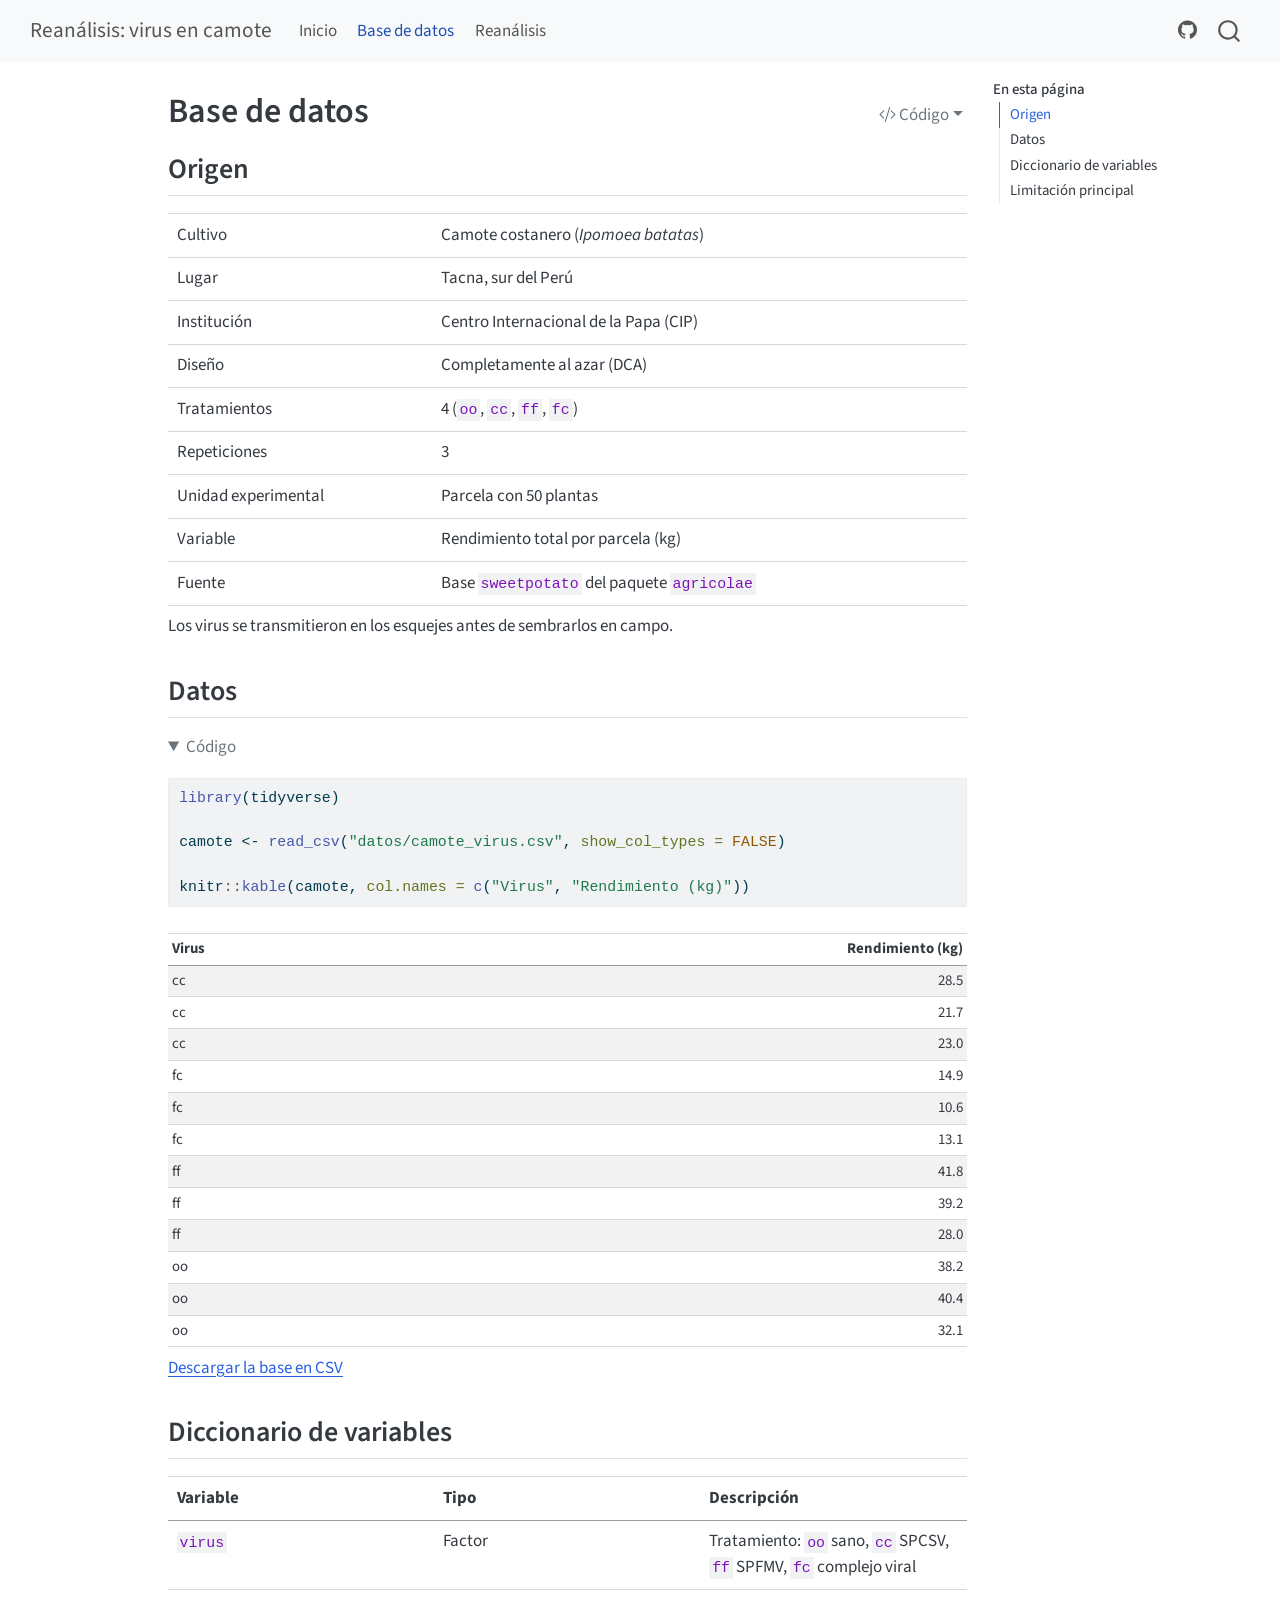
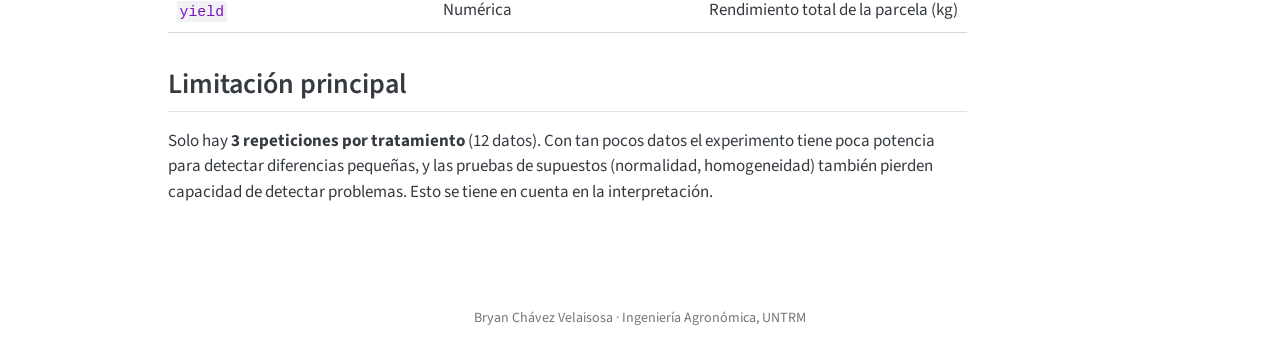
<file: docs/datos.html>
<!DOCTYPE html>
<html xmlns="http://www.w3.org/1999/xhtml" lang="es" xml:lang="es"><head>

<meta charset="utf-8">
<meta name="generator" content="quarto-1.11.9">

<meta name="viewport" content="width=device-width, initial-scale=1.0, user-scalable=yes">


<title>Base de datos – Reanálisis: virus en camote</title>
<style>
/* Default styles provided by pandoc.
** See https://pandoc.org/MANUAL.html#variables-for-html for config info.
*/
span.smallcaps{font-variant: small-caps;}
div.columns{display: flex; gap: 1.5em;}
div.column{flex: auto;}
@media screen {
div.columns{gap: min(4vw, 1.5em);}
div.column{overflow-x: auto;}
}
div.hanging-indent{margin-left: 1.5em; text-indent: -1.5em;}
ul.task-list{list-style: none;}
ul.task-list li input[type="checkbox"] {
  width: 0.8em;
  margin: 0 0.8em 0.2em -1em; /* quarto-specific, see https://github.com/quarto-dev/quarto-cli/issues/4556 */ 
  vertical-align: middle;
}
/* CSS for syntax highlighting */
html { -webkit-text-size-adjust: 100%; }
pre > code.sourceCode { white-space: pre; position: relative; }
pre > code.sourceCode > span { display: inline-block; line-height: 1.25; }
pre > code.sourceCode > span:empty { height: 1.2em; }
.sourceCode { overflow: visible; }
code.sourceCode > span { color: inherit; text-decoration: inherit; }
div.sourceCode { margin: 1em 0; }
pre.sourceCode { margin: 0; }
@media screen {
div.sourceCode { overflow: auto; }
}
@media print {
pre > code.sourceCode { white-space: pre-wrap; }
pre > code.sourceCode > span { text-indent: -5em; padding-left: 5em; }
}
pre.numberSource code
  { counter-reset: source-line 0; }
pre.numberSource code > span
  { position: relative; left: -4em; counter-increment: source-line; }
pre.numberSource code > span > a:first-child::before
  { content: counter(source-line);
    position: relative; left: -1em; text-align: right; vertical-align: baseline;
    border: none; display: inline-block;
    -webkit-touch-callout: none; -webkit-user-select: none;
    -khtml-user-select: none; -moz-user-select: none;
    -ms-user-select: none; user-select: none;
    padding: 0 4px; width: 4em;
  }
pre.numberSource { margin-left: 3em;  padding-left: 4px; }
div.sourceCode
  {   }
@media screen {
pre > code.sourceCode > span > a:first-child::before { text-decoration: underline; }
}
</style>


<script src="site_libs/quarto-nav/quarto-nav.js"></script>
<script src="site_libs/quarto-nav/headroom.min.js"></script>
<script src="site_libs/clipboard/clipboard.min.js"></script>
<script src="site_libs/quarto-search/autocomplete.umd.js"></script>
<script src="site_libs/quarto-search/fuse.min.js"></script>
<script src="site_libs/quarto-search/quarto-search.js"></script>
<meta name="quarto:offset" content="./">
<script src="site_libs/quarto-html/quarto.js" type="module"></script>
<script src="site_libs/quarto-html/tabsets/tabsets.js" type="module"></script>
<script src="site_libs/quarto-html/scrollable-regions/scrollable-regions.js" type="module"></script>
<script src="site_libs/quarto-html/popper.min.js"></script>
<script src="site_libs/quarto-html/tippy.umd.min.js"></script>
<script src="site_libs/quarto-html/anchor.min.js"></script>
<link href="site_libs/quarto-html/tippy.css" rel="stylesheet">
<link href="site_libs/quarto-html/quarto-syntax-highlighting-63b5708e65d6cd79cd7618c58d0c21e7.css" rel="stylesheet" id="quarto-text-highlighting-styles">
<script src="site_libs/bootstrap/bootstrap.min.js"></script>
<link href="site_libs/bootstrap/bootstrap-icons.css" rel="stylesheet">
<link href="site_libs/bootstrap/bootstrap-2f26042ee04390a409193c36bb3e8631.min.css" rel="stylesheet" append-hash="true" id="quarto-bootstrap" data-mode="light">
<script id="quarto-search-options" type="application/json">{
  "location": "navbar",
  "copy-button": false,
  "collapse-after": 3,
  "panel-placement": "end",
  "type": "overlay",
  "limit": 50,
  "keyboard-shortcut": [
    "f",
    "/",
    "s"
  ],
  "show-item-context": false,
  "language": {
    "search-no-results-text": "No se han encontrado resultados",
    "search-matching-documents-text": "documentos encontrados",
    "search-copy-link-title": "Copiar el enlace en la búsqueda",
    "search-hide-matches-text": "Ocultar resultados adicionales",
    "search-more-match-text": "resultado adicional en este documento",
    "search-more-matches-text": "resultados adicionales en este documento",
    "search-clear-button-title": "Borrar",
    "search-text-placeholder": "",
    "search-detached-cancel-button-title": "Cancelar",
    "search-submit-button-title": "Enviar",
    "search-label": "Buscar"
  }
}</script>


</head>

<body class="nav-fixed quarto-light"><a id="quarto-skip-link" class="visually-hidden-focusable" href="#quarto-document-content">Saltar al contenido principal</a>

<div id="quarto-search-results"></div>
  <header id="quarto-header" class="headroom fixed-top">
    <nav class="navbar navbar-expand-lg " data-bs-theme="dark" aria-label="Sitio web">
      <div class="navbar-container container-fluid">
      <div class="navbar-brand-container mx-auto">
    <a class="navbar-brand" href="./index.html">
    <span class="navbar-title">Reanálisis: virus en camote</span>
    </a>
  </div>
          <button class="navbar-toggler" type="button" data-bs-toggle="collapse" data-bs-target="#navbarCollapse" aria-controls="navbarCollapse" aria-expanded="false" aria-label="Navegación de palanca" onclick="if (window.quartoToggleHeadroom) { window.quartoToggleHeadroom(); }">
  <span class="navbar-toggler-icon"></span>
</button>
          <div class="collapse navbar-collapse" id="navbarCollapse">
            <ul class="navbar-nav navbar-nav-scroll me-auto">
  <li class="nav-item">
    <a class="nav-link" href="./index.html"> 
<span class="menu-text">Inicio</span></a>
  </li>  
  <li class="nav-item">
    <a class="nav-link active" href="./datos.html" aria-current="page"> 
<span class="menu-text">Base de datos</span></a>
  </li>  
  <li class="nav-item">
    <a class="nav-link" href="./reanalisis.html"> 
<span class="menu-text">Reanálisis</span></a>
  </li>  
</ul>
            <ul class="navbar-nav navbar-nav-scroll ms-auto">
  <li class="nav-item compact">
    <a class="nav-link" href="https://github.com/bryanchavez03/reanalisis-camote"> <i class="bi bi-github" role="img">
</i> 
<span class="menu-text"></span></a>
  </li>  
</ul>
          </div> <!-- /navcollapse -->
            <div class="quarto-navbar-tools">
</div>
            <div id="quarto-search" class="" title="Buscar"></div>
      </div> <!-- /container-fluid -->
    </nav>
</header>
<!-- content -->
<div id="quarto-content" class="quarto-container page-columns page-rows-contents page-layout-article page-navbar">
<!-- sidebar -->
<!-- margin-sidebar -->
    <div id="quarto-margin-sidebar" class="sidebar margin-sidebar">
        <nav id="TOC" role="doc-toc" aria-labelledby="toc-title" class="toc-active">
    <h2 id="toc-title">En esta página</h2>
   
  <ul>
  <li><a href="#origen" id="toc-origen" class="nav-link active" data-scroll-target="#origen">Origen</a></li>
  <li><a href="#datos" id="toc-datos" class="nav-link" data-scroll-target="#datos">Datos</a></li>
  <li><a href="#diccionario-de-variables" id="toc-diccionario-de-variables" class="nav-link" data-scroll-target="#diccionario-de-variables">Diccionario de variables</a></li>
  <li><a href="#limitación-principal" id="toc-limitación-principal" class="nav-link" data-scroll-target="#limitación-principal">Limitación principal</a></li>
  </ul>
</nav>
    </div>
<!-- main -->
<main class="content" id="quarto-document-content" tabindex="-1">

<header id="title-block-header" class="quarto-title-block default">
<div class="quarto-title">
<div class="quarto-title-block"><div><h1 class="title">Base de datos</h1><button type="button" class="btn code-tools-button dropdown-toggle" id="quarto-code-tools-menu" data-bs-toggle="dropdown" aria-expanded="false"><i class="bi"></i> Código</button><ul class="dropdown-menu dropdown-menu-end" aria-labelelledby="quarto-code-tools-menu"><li><a id="quarto-show-all-code" class="dropdown-item" href="javascript:void(0)" role="button">Mostrar todo el código</a></li><li><a id="quarto-hide-all-code" class="dropdown-item" href="javascript:void(0)" role="button">Ocultar todo el código</a></li><li><hr class="dropdown-divider"></li><li><a id="quarto-view-source" class="dropdown-item" href="javascript:void(0)" role="button">Ver el código fuente</a></li></ul></div></div>
</div>



<div class="quarto-title-meta">

    
  
    
  </div>
  


</header>


<section id="origen" class="level2">
<h2 class="anchored" data-anchor-id="origen">Origen</h2>
<table class="caption-top table">
<tbody>
<tr class="odd">
<td>Cultivo</td>
<td>Camote costanero (<em>Ipomoea batatas</em>)</td>
</tr>
<tr class="even">
<td>Lugar</td>
<td>Tacna, sur del Perú</td>
</tr>
<tr class="odd">
<td>Institución</td>
<td>Centro Internacional de la Papa (CIP)</td>
</tr>
<tr class="even">
<td>Diseño</td>
<td>Completamente al azar (DCA)</td>
</tr>
<tr class="odd">
<td>Tratamientos</td>
<td>4 (<code>oo</code>, <code>cc</code>, <code>ff</code>, <code>fc</code>)</td>
</tr>
<tr class="even">
<td>Repeticiones</td>
<td>3</td>
</tr>
<tr class="odd">
<td>Unidad experimental</td>
<td>Parcela con 50 plantas</td>
</tr>
<tr class="even">
<td>Variable</td>
<td>Rendimiento total por parcela (kg)</td>
</tr>
<tr class="odd">
<td>Fuente</td>
<td>Base <code>sweetpotato</code> del paquete <code>agricolae</code></td>
</tr>
</tbody>
</table>
<p>Los virus se transmitieron en los esquejes antes de sembrarlos en campo.</p>
</section>
<section id="datos" class="level2">
<h2 class="anchored" data-anchor-id="datos">Datos</h2>
<div class="cell">
<details open="" class="code-fold">
<summary>Código</summary>
<div class="code-copy-outer-scaffold"><div class="sourceCode cell-code" id="cb1"><pre class="sourceCode r code-with-copy"><code class="sourceCode r"><span id="cb1-1"><a href="#cb1-1" aria-hidden="true" tabindex="-1"></a><span class="fu">library</span>(tidyverse)</span>
<span id="cb1-2"><a href="#cb1-2" aria-hidden="true" tabindex="-1"></a></span>
<span id="cb1-3"><a href="#cb1-3" aria-hidden="true" tabindex="-1"></a>camote <span class="ot">&lt;-</span> <span class="fu">read_csv</span>(<span class="st">"datos/camote_virus.csv"</span>, <span class="at">show_col_types =</span> <span class="cn">FALSE</span>)</span>
<span id="cb1-4"><a href="#cb1-4" aria-hidden="true" tabindex="-1"></a></span>
<span id="cb1-5"><a href="#cb1-5" aria-hidden="true" tabindex="-1"></a>knitr<span class="sc">::</span><span class="fu">kable</span>(camote, <span class="at">col.names =</span> <span class="fu">c</span>(<span class="st">"Virus"</span>, <span class="st">"Rendimiento (kg)"</span>))</span></code></pre></div><button title="Copiar al portapapeles" class="code-copy-button"><i class="bi"></i></button></div>
</details>
<div class="cell-output-display">
<table class="caption-top table table-sm table-striped small">
<thead>
<tr class="header">
<th style="text-align: left;">Virus</th>
<th style="text-align: right;">Rendimiento (kg)</th>
</tr>
</thead>
<tbody>
<tr class="odd">
<td style="text-align: left;">cc</td>
<td style="text-align: right;">28.5</td>
</tr>
<tr class="even">
<td style="text-align: left;">cc</td>
<td style="text-align: right;">21.7</td>
</tr>
<tr class="odd">
<td style="text-align: left;">cc</td>
<td style="text-align: right;">23.0</td>
</tr>
<tr class="even">
<td style="text-align: left;">fc</td>
<td style="text-align: right;">14.9</td>
</tr>
<tr class="odd">
<td style="text-align: left;">fc</td>
<td style="text-align: right;">10.6</td>
</tr>
<tr class="even">
<td style="text-align: left;">fc</td>
<td style="text-align: right;">13.1</td>
</tr>
<tr class="odd">
<td style="text-align: left;">ff</td>
<td style="text-align: right;">41.8</td>
</tr>
<tr class="even">
<td style="text-align: left;">ff</td>
<td style="text-align: right;">39.2</td>
</tr>
<tr class="odd">
<td style="text-align: left;">ff</td>
<td style="text-align: right;">28.0</td>
</tr>
<tr class="even">
<td style="text-align: left;">oo</td>
<td style="text-align: right;">38.2</td>
</tr>
<tr class="odd">
<td style="text-align: left;">oo</td>
<td style="text-align: right;">40.4</td>
</tr>
<tr class="even">
<td style="text-align: left;">oo</td>
<td style="text-align: right;">32.1</td>
</tr>
</tbody>
</table>
</div>
</div>
<p><a href="datos/camote_virus.csv">Descargar la base en CSV</a></p>
</section>
<section id="diccionario-de-variables" class="level2">
<h2 class="anchored" data-anchor-id="diccionario-de-variables">Diccionario de variables</h2>
<table class="caption-top table">
<colgroup>
<col style="width: 33%">
<col style="width: 33%">
<col style="width: 33%">
</colgroup>
<thead>
<tr class="header">
<th>Variable</th>
<th>Tipo</th>
<th>Descripción</th>
</tr>
</thead>
<tbody>
<tr class="odd">
<td><code>virus</code></td>
<td>Factor</td>
<td>Tratamiento: <code>oo</code> sano, <code>cc</code> SPCSV, <code>ff</code> SPFMV, <code>fc</code> complejo viral</td>
</tr>
<tr class="even">
<td><code>yield</code></td>
<td>Numérica</td>
<td>Rendimiento total de la parcela (kg)</td>
</tr>
</tbody>
</table>
</section>
<section id="limitación-principal" class="level2">
<h2 class="anchored" data-anchor-id="limitación-principal">Limitación principal</h2>
<p>Solo hay <strong>3 repeticiones por tratamiento</strong> (12 datos). Con tan pocos datos el experimento tiene poca potencia para detectar diferencias pequeñas, y las pruebas de supuestos (normalidad, homogeneidad) también pierden capacidad de detectar problemas. Esto se tiene en cuenta en la interpretación.</p>


<!-- -->

</section>

</main> <!-- /main -->
<script id="quarto-html-after-body" type="application/javascript">
  window.document.addEventListener("DOMContentLoaded", function (event) {
    const icon = "";
    const anchorJS = new window.AnchorJS();
    anchorJS.options = {
      placement: 'right',
      icon: icon
    };
    anchorJS.add('.anchored');
    const isCodeAnnotation = (el) => {
      for (const clz of el.classList) {
        if (clz.startsWith('code-annotation-')) {                     
          return true;
        }
      }
      return false;
    }
    const onCopySuccess = function(e) {
      // button target
      const button = e.trigger;
      // don't keep focus
      button.blur();
      // flash "checked"
      button.classList.add('code-copy-button-checked');
      var currentTitle = button.getAttribute("title");
      button.setAttribute("title", "Copiado");
      let tooltip;
      if (window.bootstrap) {
        button.setAttribute("data-bs-toggle", "tooltip");
        button.setAttribute("data-bs-placement", "left");
        button.setAttribute("data-bs-title", "Copiado");
        tooltip = new bootstrap.Tooltip(button, 
          { trigger: "manual", 
            customClass: "code-copy-button-tooltip",
            offset: [0, -8]});
        tooltip.show();    
      }
      setTimeout(function() {
        if (tooltip) {
          tooltip.hide();
          button.removeAttribute("data-bs-title");
          button.removeAttribute("data-bs-toggle");
          button.removeAttribute("data-bs-placement");
        }
        button.setAttribute("title", currentTitle);
        button.classList.remove('code-copy-button-checked');
      }, 1000);
      // clear code selection
      e.clearSelection();
    }
    const getTextToCopy = function(trigger) {
      const outerScaffold = trigger.parentElement.cloneNode(true);
      const codeEl = outerScaffold.querySelector('code');
      for (const childEl of codeEl.children) {
        if (isCodeAnnotation(childEl)) {
          childEl.remove();
        }
      }
      return codeEl.innerText;
    }
    const clipboard = new window.ClipboardJS('.code-copy-button:not([data-in-quarto-modal])', {
      text: getTextToCopy
    });
    clipboard.on('success', onCopySuccess);
    if (window.document.getElementById('quarto-embedded-source-code-modal')) {
      const clipboardModal = new window.ClipboardJS('.code-copy-button[data-in-quarto-modal]', {
        text: getTextToCopy,
        container: window.document.getElementById('quarto-embedded-source-code-modal')
      });
      clipboardModal.on('success', onCopySuccess);
    }
    const viewSource = window.document.getElementById('quarto-view-source') ||
                       window.document.getElementById('quarto-code-tools-source');
    if (viewSource) {
      const sourceUrl = viewSource.getAttribute("data-quarto-source-url");
      viewSource.addEventListener("click", function(e) {
        if (sourceUrl) {
          // rstudio viewer pane
          if (/\bcapabilities=\b/.test(window.location)) {
            window.open(sourceUrl);
          } else {
            window.location.href = sourceUrl;
          }
        } else {
          const modal = new bootstrap.Modal(document.getElementById('quarto-embedded-source-code-modal'));
          modal.show();
        }
        return false;
      });
    }
    function toggleCodeHandler(show) {
      return function(e) {
        const cellDetails = window.document.querySelectorAll(".cell details.code-fold");
        for (let i=0; i<cellDetails.length; i++) {
          const details = cellDetails[i];
          if (show) {
            details.open = true;
          } else {
            details.removeAttribute("open");
          }
        }
        const cellCodeDivs = window.document.querySelectorAll(".cell div.sourceCode.cell-code");
        const fromCls = show ? "hidden" : "unhidden";
        const toCls = show ? "unhidden" : "hidden";
        for (let i=0; i<cellCodeDivs.length; i++) {
          const codeDiv = cellCodeDivs[i];
          if (codeDiv.classList.contains(fromCls)) {
            codeDiv.classList.remove(fromCls);
            codeDiv.classList.add(toCls);
          } 
        }
        return false;
      }
    }
    const hideAllCode = window.document.getElementById("quarto-hide-all-code");
    if (hideAllCode) {
      hideAllCode.addEventListener("click", toggleCodeHandler(false));
    }
    const showAllCode = window.document.getElementById("quarto-show-all-code");
    if (showAllCode) {
      showAllCode.addEventListener("click", toggleCodeHandler(true));
    }
      var localhostRegex = new RegExp(/^(?:http|https):\/\/localhost\:?[0-9]*\//);
      var mailtoRegex = new RegExp(/^mailto:/);
        var filterRegex = new RegExp('/' + window.location.host + '/');
      var isInternal = (href) => {
          return filterRegex.test(href) || localhostRegex.test(href) || mailtoRegex.test(href);
      }
      // Inspect non-navigation links and adorn them if external
      window.quartoDecorateExternalLinks = function (root) {
     var links = (root || window.document).querySelectorAll('a[href]:not(.nav-link):not(.navbar-brand):not(.toc-action):not(.sidebar-link):not(.sidebar-item-toggle):not(.pagination-link):not(.no-external):not([aria-hidden]):not(.dropdown-item):not(.quarto-navigation-tool):not(.about-link)');
      for (var i=0; i<links.length; i++) {
        const link = links[i];
        if (!isInternal(link.href)) {
          // undo the damage that might have been done by quarto-nav.js in the case of
          // links that we want to consider external
          if (link.dataset.originalHref !== undefined) {
            link.href = link.dataset.originalHref;
          }
          if (!link.classList.contains('no-external-icon')) {
          }
        }
      }
      };
      window.quartoDecorateExternalLinks(window.document);
    // Esc closes the popup (WCAG 1.4.13) and focus leaving both trigger and
    // popup closes it (WCAG 2.4.11); tippy handles neither for interactive popups.
    const hideOnEscAndFocusOut = {
      name: 'hideOnEscAndFocusOut',
      defaultValue: true,
      fn(instance) {
        const dismiss = () => {
          // A show scheduled by the trigger delay would otherwise reopen it
          instance.clearDelayTimeouts();
          instance.hide();
        };
        const onKeyDown = (event) => {
          if (event.key !== 'Escape') {
            return;
          }
          // Keep Esc from also reaching page handlers (e.g. reveal.js overview),
          // except an open reveal.js slide menu, which Esc should close too.
          // The menu handles keys only when its keyboard option is on.
          const menuHandlesEsc = window.Reveal?.getPlugin?.('menu')?.isOpen() &&
            window.Reveal.getConfig().menu?.keyboard !== false;
          if (!menuHandlesEsc) {
            event.stopPropagation();
          }
          if (instance.popper.contains(window.document.activeElement)) {
            // Disabled while refocusing so the focus trigger does not reopen it
            instance.disable();
            instance.reference.focus();
            instance.enable();
          }
          dismiss();
        };
        const onFocusOut = (event) => {
          const target = event.relatedTarget;
          if (target && !instance.reference.contains(target) &&
              !instance.popper.contains(target)) {
            dismiss();
          }
        };
        // On the trigger too: a click trigger (code-annotations: select) has no
        // blur handling. Attached for the instance's lifetime so leaving the
        // trigger also cancels a show still pending on the trigger delay.
        instance.reference.addEventListener('focusout', onFocusOut);
        return {
          onShow() {
            window.document.addEventListener('keydown', onKeyDown, true);
            instance.popper.addEventListener('focusout', onFocusOut);
          },
          onHide() {
            window.document.removeEventListener('keydown', onKeyDown, true);
            instance.popper.removeEventListener('focusout', onFocusOut);
          },
          onDestroy() {
            instance.reference.removeEventListener('focusout', onFocusOut);
          },
        };
      },
    };
    function tippyHover(el, contentFn, onTriggerFn, onUntriggerFn) {
      const config = {
        allowHTML: true,
        maxWidth: 500,
        delay: 100,
        arrow: false,
        appendTo: function(el) {
            return el.parentElement;
        },
        interactive: true,
        interactiveBorder: 10,
        theme: 'quarto',
        placement: 'bottom-start',
        plugins: [hideOnEscAndFocusOut],
      };
      if (contentFn) {
        config.content = contentFn;
      }
      if (onTriggerFn) {
        config.onTrigger = onTriggerFn;
      }
      if (onUntriggerFn) {
        config.onUntrigger = onUntriggerFn;
      }
      window.tippy(el, config); 
    }
    const noterefs = window.document.querySelectorAll('a[role="doc-noteref"]');
    for (var i=0; i<noterefs.length; i++) {
      const ref = noterefs[i];
      tippyHover(ref, function() {
        // use id or data attribute instead here
        let href = ref.getAttribute('data-footnote-href') || ref.getAttribute('href');
        try { href = new URL(href).hash; } catch {}
        const id = href.replace(/^#\/?/, "");
        const note = window.document.getElementById(id);
        if (note) {
          return note.innerHTML;
        } else {
          return "";
        }
      });
    }
    const xrefs = window.document.querySelectorAll('a.quarto-xref');
    const processXRef = (id, note) => {
      // Strip column container classes
      const stripColumnClz = (el) => {
        el.classList.remove("page-full", "page-columns");
        if (el.children) {
          for (const child of el.children) {
            stripColumnClz(child);
          }
        }
      }
      stripColumnClz(note)
      if (id === null || id.startsWith('sec-')) {
        // Special case sections, only their first couple elements
        const container = document.createElement("div");
        if (note.children && note.children.length > 2) {
          container.appendChild(note.children[0].cloneNode(true));
          for (let i = 1; i < note.children.length; i++) {
            const child = note.children[i];
            if (child.tagName === "P" && child.innerText === "") {
              continue;
            } else {
              container.appendChild(child.cloneNode(true));
              break;
            }
          }
          if (window.Quarto?.typesetMath) {
            window.Quarto.typesetMath(container);
          }
          return container.innerHTML
        } else {
          if (window.Quarto?.typesetMath) {
            window.Quarto.typesetMath(note);
          }
          return note.innerHTML;
        }
      } else {
        // Remove any anchor links if they are present
        const anchorLink = note.querySelector('a.anchorjs-link');
        if (anchorLink) {
          anchorLink.remove();
        }
        if (window.Quarto?.typesetMath) {
          window.Quarto.typesetMath(note);
        }
        if (note.classList.contains("callout")) {
          return note.outerHTML;
        } else {
          return note.innerHTML;
        }
      }
    }
    for (var i=0; i<xrefs.length; i++) {
      const xref = xrefs[i];
      tippyHover(xref, undefined, function(instance) {
        instance.disable();
        let url = xref.getAttribute('href');
        let hash = undefined; 
        if (url.startsWith('#')) {
          hash = url;
        } else {
          try { hash = new URL(url).hash; } catch {}
        }
        if (hash) {
          const id = hash.replace(/^#\/?/, "");
          const note = window.document.getElementById(id);
          if (note !== null) {
            try {
              const html = processXRef(id, note.cloneNode(true));
              instance.setContent(html);
            } finally {
              instance.enable();
              instance.show();
            }
          } else {
            // See if we can fetch this
            fetch(url.split('#')[0])
            .then(res => res.text())
            .then(html => {
              const parser = new DOMParser();
              const htmlDoc = parser.parseFromString(html, "text/html");
              const note = htmlDoc.getElementById(id);
              if (note !== null) {
                const html = processXRef(id, note);
                instance.setContent(html);
              } 
            }).finally(() => {
              instance.enable();
              instance.show();
            });
          }
        } else {
          // See if we can fetch a full url (with no hash to target)
          // This is a special case and we should probably do some content thinning / targeting
          fetch(url)
          .then(res => res.text())
          .then(html => {
            const parser = new DOMParser();
            const htmlDoc = parser.parseFromString(html, "text/html");
            const note = htmlDoc.querySelector('main.content');
            if (note !== null) {
              // This should only happen for chapter cross references
              // (since there is no id in the URL)
              // remove the first header
              if (note.children.length > 0 && note.children[0].tagName === "HEADER") {
                note.children[0].remove();
              }
              const html = processXRef(null, note);
              instance.setContent(html);
            } 
          }).finally(() => {
            instance.enable();
            instance.show();
          });
        }
      }, function(instance) {
      });
    }
        let selectedAnnoteEl;
        const selectorForAnnotation = ( cell, annotation) => {
          let cellAttr = 'data-code-cell="' + cell + '"';
          let lineAttr = 'data-code-annotation="' +  annotation + '"';
          const selector = 'span[' + cellAttr + '][' + lineAttr + ']';
          return selector;
        }
        const selectCodeLines = (annoteEl) => {
          const doc = window.document;
          const targetCell = annoteEl.getAttribute("data-target-cell");
          const targetAnnotation = annoteEl.getAttribute("data-target-annotation");
          const annoteSpan = window.document.querySelector(selectorForAnnotation(targetCell, targetAnnotation));
          const lines = annoteSpan.getAttribute("data-code-lines").split(",");
          const lineIds = lines.map((line) => {
            return targetCell + "-" + line;
          })
          // Each band is positioned against its own containing block, which is
          // not the offsetParent of the lines, so place it from client rects.
          const placeBand = (band, firstEl, lastEl, codeBlock) => {
            const container = band.offsetParent;
            if (container === null) {
              return;
            }
            const containerRect = container.getBoundingClientRect();
            // Reveal.js scales slides with a transform, so convert client
            // pixels back to the CSS pixels of the container.
            const scale = containerRect.height / container.offsetHeight || 1;
            const firstRect = firstEl.getBoundingClientRect();
            const lastRect = lastEl.getBoundingClientRect();
            const top = (firstRect.top - containerRect.top) / scale - container.clientTop + container.scrollTop;
            const height = (lastRect.bottom - firstRect.top) / scale;
            band.style.top = top - 2 + "px";
            band.style.height = height + 4 + "px";
            if (codeBlock) {
              // Without the copy button wrapper, the containing block is wider
              // than the code block, so span the code block explicitly.
              const blockRect = codeBlock.getBoundingClientRect();
              band.style.left = (blockRect.left - containerRect.left) / scale - container.clientLeft + container.scrollLeft + "px";
              band.style.width = blockRect.width / scale + "px";
            }
          };
          if (lineIds.length > 0) {
            const el = window.document.getElementById(lineIds[0]);
            const lastEl = window.document.getElementById(lineIds[lineIds.length - 1]);
            const parent = el.parentElement.parentElement;
            // cook up a div (if necessary) and position it
            let div = window.document.getElementById("code-annotation-line-highlight");
            if (div === null) {
              div = window.document.createElement("div");
              div.setAttribute("id", "code-annotation-line-highlight");
              div.style.position = 'absolute';
              parent.appendChild(div);
            }
            placeBand(div, el, lastEl, parent.closest("div.sourceCode") || parent);
            let gutterDiv = window.document.getElementById("code-annotation-line-highlight-gutter");
            if (gutterDiv === null) {
              gutterDiv = window.document.createElement("div");
              gutterDiv.setAttribute("id", "code-annotation-line-highlight-gutter");
              gutterDiv.style.position = 'absolute';
              const codeCell = window.document.getElementById(targetCell);
              const gutter = codeCell.querySelector('.code-annotation-gutter');
              gutter.appendChild(gutterDiv);
            }
            placeBand(gutterDiv, el, lastEl);
            selectedAnnoteEl = annoteEl;
          }
        };
        const unselectCodeLines = () => {
          const elementsIds = ["code-annotation-line-highlight", "code-annotation-line-highlight-gutter"];
          elementsIds.forEach((elId) => {
            const div = window.document.getElementById(elId);
            if (div) {
              div.remove();
            }
          });
          selectedAnnoteEl = undefined;
        };
          // Handle positioning of the toggle
      window.addEventListener(
        "resize",
        throttle(() => {
          elRect = undefined;
          if (selectedAnnoteEl) {
            selectCodeLines(selectedAnnoteEl);
          }
        }, 10)
      );
      function throttle(fn, ms) {
      let throttle = false;
      let timer;
        return (...args) => {
          if(!throttle) { // first call gets through
              fn.apply(this, args);
              throttle = true;
          } else { // all the others get throttled
              if(timer) clearTimeout(timer); // cancel #2
              timer = setTimeout(() => {
                fn.apply(this, args);
                timer = throttle = false;
              }, ms);
          }
        };
      }
        // Attach click handler to the DT
        const annoteDls = window.document.querySelectorAll('dt[data-target-cell]');
        for (const annoteDlNode of annoteDls) {
          annoteDlNode.addEventListener('click', (event) => {
            const clickedEl = event.target;
            if (clickedEl !== selectedAnnoteEl) {
              unselectCodeLines();
              const activeEl = window.document.querySelector('dt[data-target-cell].code-annotation-active');
              if (activeEl) {
                activeEl.classList.remove('code-annotation-active');
              }
              selectCodeLines(clickedEl);
              clickedEl.classList.add('code-annotation-active');
            } else {
              // Unselect the line
              unselectCodeLines();
              clickedEl.classList.remove('code-annotation-active');
            }
          });
        }
    const findCites = (el) => {
      const parentEl = el.parentElement;
      if (parentEl) {
        const cites = parentEl.dataset.cites;
        if (cites) {
          return {
            el,
            cites: cites.split(' ')
          };
        } else {
          return findCites(el.parentElement)
        }
      } else {
        return undefined;
      }
    };
    var bibliorefs = window.document.querySelectorAll('a[role="doc-biblioref"]');
    for (var i=0; i<bibliorefs.length; i++) {
      const ref = bibliorefs[i];
      const citeInfo = findCites(ref);
      if (citeInfo) {
        tippyHover(citeInfo.el, function() {
          var popup = window.document.createElement('div');
          citeInfo.cites.forEach(function(cite) {
            var citeDiv = window.document.createElement('div');
            citeDiv.classList.add('hanging-indent');
            citeDiv.classList.add('csl-entry');
            var biblioDiv = window.document.getElementById('ref-' + cite);
            if (biblioDiv) {
              citeDiv.innerHTML = biblioDiv.innerHTML;
            }
            popup.appendChild(citeDiv);
          });
          return popup.innerHTML;
        });
      }
    }
  });
  </script>
  <script type="application/javascript">
  window.quartoScrollableRegionsLabels = {"code":"Código desplazable","output":"Salida desplazable"};
  </script><div class="modal fade" id="quarto-embedded-source-code-modal" tabindex="-1" aria-labelledby="quarto-embedded-source-code-modal-label" aria-hidden="true"><div class="modal-dialog modal-dialog-scrollable"><div class="modal-content"><div class="modal-header"><h5 class="modal-title" id="quarto-embedded-source-code-modal-label">Ejecutar el código</h5><button class="btn-close" data-bs-dismiss="modal"></button></div><div class="modal-body"><div class="">
<div class="code-copy-outer-scaffold"><div class="sourceCode" id="cb2" data-shortcodes="false"><pre class="sourceCode markdown code-with-copy"><code class="sourceCode markdown"><span id="cb2-1"><a href="#cb2-1" aria-hidden="true" tabindex="-1"></a><span class="co">---</span></span>
<span id="cb2-2"><a href="#cb2-2" aria-hidden="true" tabindex="-1"></a><span class="an">title:</span><span class="co"> "Base de datos"</span></span>
<span id="cb2-3"><a href="#cb2-3" aria-hidden="true" tabindex="-1"></a><span class="co">---</span></span>
<span id="cb2-4"><a href="#cb2-4" aria-hidden="true" tabindex="-1"></a></span>
<span id="cb2-5"><a href="#cb2-5" aria-hidden="true" tabindex="-1"></a><span class="fu">## Origen</span></span>
<span id="cb2-6"><a href="#cb2-6" aria-hidden="true" tabindex="-1"></a></span>
<span id="cb2-7"><a href="#cb2-7" aria-hidden="true" tabindex="-1"></a><span class="pp">|</span> <span class="pp">|</span> <span class="pp">|</span></span>
<span id="cb2-8"><a href="#cb2-8" aria-hidden="true" tabindex="-1"></a><span class="pp">|---|---|</span></span>
<span id="cb2-9"><a href="#cb2-9" aria-hidden="true" tabindex="-1"></a><span class="pp">|</span> Cultivo <span class="pp">|</span> Camote costanero (*Ipomoea batatas*) <span class="pp">|</span></span>
<span id="cb2-10"><a href="#cb2-10" aria-hidden="true" tabindex="-1"></a><span class="pp">|</span> Lugar <span class="pp">|</span> Tacna, sur del Perú <span class="pp">|</span></span>
<span id="cb2-11"><a href="#cb2-11" aria-hidden="true" tabindex="-1"></a><span class="pp">|</span> Institución <span class="pp">|</span> Centro Internacional de la Papa (CIP) <span class="pp">|</span></span>
<span id="cb2-12"><a href="#cb2-12" aria-hidden="true" tabindex="-1"></a><span class="pp">|</span> Diseño <span class="pp">|</span> Completamente al azar (DCA) <span class="pp">|</span></span>
<span id="cb2-13"><a href="#cb2-13" aria-hidden="true" tabindex="-1"></a><span class="pp">|</span> Tratamientos <span class="pp">|</span> 4 (<span class="in">`oo`</span>, <span class="in">`cc`</span>, <span class="in">`ff`</span>, <span class="in">`fc`</span>) <span class="pp">|</span></span>
<span id="cb2-14"><a href="#cb2-14" aria-hidden="true" tabindex="-1"></a><span class="pp">|</span> Repeticiones <span class="pp">|</span> 3 <span class="pp">|</span></span>
<span id="cb2-15"><a href="#cb2-15" aria-hidden="true" tabindex="-1"></a><span class="pp">|</span> Unidad experimental <span class="pp">|</span> Parcela con 50 plantas <span class="pp">|</span></span>
<span id="cb2-16"><a href="#cb2-16" aria-hidden="true" tabindex="-1"></a><span class="pp">|</span> Variable <span class="pp">|</span> Rendimiento total por parcela (kg) <span class="pp">|</span></span>
<span id="cb2-17"><a href="#cb2-17" aria-hidden="true" tabindex="-1"></a><span class="pp">|</span> Fuente <span class="pp">|</span> Base <span class="in">`sweetpotato`</span> del paquete <span class="in">`agricolae`</span> <span class="pp">|</span></span>
<span id="cb2-18"><a href="#cb2-18" aria-hidden="true" tabindex="-1"></a></span>
<span id="cb2-19"><a href="#cb2-19" aria-hidden="true" tabindex="-1"></a>Los virus se transmitieron en los esquejes antes de sembrarlos en campo.</span>
<span id="cb2-20"><a href="#cb2-20" aria-hidden="true" tabindex="-1"></a></span>
<span id="cb2-21"><a href="#cb2-21" aria-hidden="true" tabindex="-1"></a><span class="fu">## Datos</span></span>
<span id="cb2-22"><a href="#cb2-22" aria-hidden="true" tabindex="-1"></a></span>
<span id="cb2-25"><a href="#cb2-25" aria-hidden="true" tabindex="-1"></a><span class="in">```{r}</span></span>
<span id="cb2-26"><a href="#cb2-26" aria-hidden="true" tabindex="-1"></a><span class="co">#| label: datos</span></span>
<span id="cb2-27"><a href="#cb2-27" aria-hidden="true" tabindex="-1"></a><span class="fu">library</span>(tidyverse)</span>
<span id="cb2-28"><a href="#cb2-28" aria-hidden="true" tabindex="-1"></a></span>
<span id="cb2-29"><a href="#cb2-29" aria-hidden="true" tabindex="-1"></a>camote <span class="ot">&lt;-</span> <span class="fu">read_csv</span>(<span class="st">"datos/camote_virus.csv"</span>, <span class="at">show_col_types =</span> <span class="cn">FALSE</span>)</span>
<span id="cb2-30"><a href="#cb2-30" aria-hidden="true" tabindex="-1"></a></span>
<span id="cb2-31"><a href="#cb2-31" aria-hidden="true" tabindex="-1"></a>knitr<span class="sc">::</span><span class="fu">kable</span>(camote, <span class="at">col.names =</span> <span class="fu">c</span>(<span class="st">"Virus"</span>, <span class="st">"Rendimiento (kg)"</span>))</span>
<span id="cb2-32"><a href="#cb2-32" aria-hidden="true" tabindex="-1"></a><span class="in">```</span></span>
<span id="cb2-33"><a href="#cb2-33" aria-hidden="true" tabindex="-1"></a></span>
<span id="cb2-34"><a href="#cb2-34" aria-hidden="true" tabindex="-1"></a><span class="co">[</span><span class="ot">Descargar la base en CSV</span><span class="co">](datos/camote_virus.csv)</span></span>
<span id="cb2-35"><a href="#cb2-35" aria-hidden="true" tabindex="-1"></a></span>
<span id="cb2-36"><a href="#cb2-36" aria-hidden="true" tabindex="-1"></a><span class="fu">## Diccionario de variables</span></span>
<span id="cb2-37"><a href="#cb2-37" aria-hidden="true" tabindex="-1"></a></span>
<span id="cb2-38"><a href="#cb2-38" aria-hidden="true" tabindex="-1"></a><span class="pp">|</span> Variable <span class="pp">|</span> Tipo <span class="pp">|</span> Descripción <span class="pp">|</span></span>
<span id="cb2-39"><a href="#cb2-39" aria-hidden="true" tabindex="-1"></a><span class="pp">|---|---|---|</span></span>
<span id="cb2-40"><a href="#cb2-40" aria-hidden="true" tabindex="-1"></a><span class="pp">|</span> <span class="in">`virus`</span> <span class="pp">|</span> Factor <span class="pp">|</span> Tratamiento: <span class="in">`oo`</span> sano, <span class="in">`cc`</span> SPCSV, <span class="in">`ff`</span> SPFMV, <span class="in">`fc`</span> complejo viral <span class="pp">|</span></span>
<span id="cb2-41"><a href="#cb2-41" aria-hidden="true" tabindex="-1"></a><span class="pp">|</span> <span class="in">`yield`</span> <span class="pp">|</span> Numérica <span class="pp">|</span> Rendimiento total de la parcela (kg) <span class="pp">|</span></span>
<span id="cb2-42"><a href="#cb2-42" aria-hidden="true" tabindex="-1"></a></span>
<span id="cb2-43"><a href="#cb2-43" aria-hidden="true" tabindex="-1"></a><span class="fu">## Limitación principal</span></span>
<span id="cb2-44"><a href="#cb2-44" aria-hidden="true" tabindex="-1"></a></span>
<span id="cb2-45"><a href="#cb2-45" aria-hidden="true" tabindex="-1"></a>Solo hay **3 repeticiones por tratamiento** (12 datos). Con tan pocos datos el experimento tiene poca potencia para detectar diferencias pequeñas, y las pruebas de supuestos (normalidad, homogeneidad) también pierden capacidad de detectar problemas. Esto se tiene en cuenta en la interpretación.</span>
</code></pre></div><button title="Copiar al portapapeles" class="code-copy-button" data-in-quarto-modal=""><i class="bi"></i></button></div>
</div></div></div></div></div>
</div> <!-- /content -->
<footer class="footer">
  <div class="nav-footer">
    <div class="nav-footer-left">
      &nbsp;
    </div>   
    <div class="nav-footer-center">
<p>Bryan Chávez Velaisosa · Ingeniería Agronómica, UNTRM</p>
</div>
    <div class="nav-footer-right">
      &nbsp;
    </div>
  </div>
</footer>




</body></html>
</file>
<file: docs/site_libs/quarto-html/tippy.css>
.tippy-box[data-animation=fade][data-state=hidden]{opacity:0}[data-tippy-root]{max-width:calc(100vw - 10px)}.tippy-box{position:relative;background-color:#333;color:#fff;border-radius:4px;font-size:14px;line-height:1.4;white-space:normal;outline:0;transition-property:transform,visibility,opacity}.tippy-box[data-placement^=top]>.tippy-arrow{bottom:0}.tippy-box[data-placement^=top]>.tippy-arrow:before{bottom:-7px;left:0;border-width:8px 8px 0;border-top-color:initial;transform-origin:center top}.tippy-box[data-placement^=bottom]>.tippy-arrow{top:0}.tippy-box[data-placement^=bottom]>.tippy-arrow:before{top:-7px;left:0;border-width:0 8px 8px;border-bottom-color:initial;transform-origin:center bottom}.tippy-box[data-placement^=left]>.tippy-arrow{right:0}.tippy-box[data-placement^=left]>.tippy-arrow:before{border-width:8px 0 8px 8px;border-left-color:initial;right:-7px;transform-origin:center left}.tippy-box[data-placement^=right]>.tippy-arrow{left:0}.tippy-box[data-placement^=right]>.tippy-arrow:before{left:-7px;border-width:8px 8px 8px 0;border-right-color:initial;transform-origin:center right}.tippy-box[data-inertia][data-state=visible]{transition-timing-function:cubic-bezier(.54,1.5,.38,1.11)}.tippy-arrow{width:16px;height:16px;color:#333}.tippy-arrow:before{content:"";position:absolute;border-color:transparent;border-style:solid}.tippy-content{position:relative;padding:5px 9px;z-index:1}
</file>
<file: docs/site_libs/quarto-html/quarto-syntax-highlighting-63b5708e65d6cd79cd7618c58d0c21e7.css>
/* quarto syntax highlight colors */
:root {
  --quarto-hl-ot-color: #003B4F;
  --quarto-hl-at-color: #657422;
  --quarto-hl-ss-color: #20794D;
  --quarto-hl-an-color: #5E5E5E;
  --quarto-hl-fu-color: #4758AB;
  --quarto-hl-st-color: #20794D;
  --quarto-hl-cf-color: #003B4F;
  --quarto-hl-op-color: #5E5E5E;
  --quarto-hl-er-color: #AD0000;
  --quarto-hl-bn-color: #AD0000;
  --quarto-hl-al-color: #AD0000;
  --quarto-hl-va-color: #111111;
  --quarto-hl-bu-color: inherit;
  --quarto-hl-ex-color: inherit;
  --quarto-hl-pp-color: #AD0000;
  --quarto-hl-in-color: #5E5E5E;
  --quarto-hl-vs-color: #20794D;
  --quarto-hl-wa-color: #5E5E5E;
  --quarto-hl-do-color: #5E5E5E;
  --quarto-hl-im-color: #00769E;
  --quarto-hl-ch-color: #20794D;
  --quarto-hl-dt-color: #AD0000;
  --quarto-hl-fl-color: #AD0000;
  --quarto-hl-co-color: #5E5E5E;
  --quarto-hl-cv-color: #5E5E5E;
  --quarto-hl-cn-color: #8f5902;
  --quarto-hl-sc-color: #5E5E5E;
  --quarto-hl-dv-color: #AD0000;
  --quarto-hl-kw-color: #003B4F;
}

/* other quarto variables */
:root {
  --quarto-font-monospace: SFMono-Regular, Menlo, Monaco, Consolas, "Liberation Mono", "Courier New", monospace;
}

/* syntax highlight based on Pandoc's rules */
pre > code.sourceCode > span {
  color: #003B4F;
}

code.sourceCode > span {
  color: #003B4F;
}

div.sourceCode,
div.sourceCode pre.sourceCode {
  color: #003B4F;
}

/* Normal */
code span {
  color: #003B4F;
}

/* Alert */
code span.al {
  color: #AD0000;
  font-style: inherit;
}

/* Annotation */
code span.an {
  color: #5E5E5E;
  font-style: inherit;
}

/* Attribute */
code span.at {
  color: #657422;
  font-style: inherit;
}

/* BaseN */
code span.bn {
  color: #AD0000;
  font-style: inherit;
}

/* BuiltIn */
code span.bu {
  font-style: inherit;
}

/* ControlFlow */
code span.cf {
  color: #003B4F;
  font-weight: bold;
  font-style: inherit;
}

/* Char */
code span.ch {
  color: #20794D;
  font-style: inherit;
}

/* Constant */
code span.cn {
  color: #8f5902;
  font-style: inherit;
}

/* Comment */
code span.co {
  color: #5E5E5E;
  font-style: inherit;
}

/* CommentVar */
code span.cv {
  color: #5E5E5E;
  font-style: italic;
}

/* Documentation */
code span.do {
  color: #5E5E5E;
  font-style: italic;
}

/* DataType */
code span.dt {
  color: #AD0000;
  font-style: inherit;
}

/* DecVal */
code span.dv {
  color: #AD0000;
  font-style: inherit;
}

/* Error */
code span.er {
  color: #AD0000;
  font-style: inherit;
}

/* Extension */
code span.ex {
  font-style: inherit;
}

/* Float */
code span.fl {
  color: #AD0000;
  font-style: inherit;
}

/* Function */
code span.fu {
  color: #4758AB;
  font-style: inherit;
}

/* Import */
code span.im {
  color: #00769E;
  font-style: inherit;
}

/* Information */
code span.in {
  color: #5E5E5E;
  font-style: inherit;
}

/* Keyword */
code span.kw {
  color: #003B4F;
  font-weight: bold;
  font-style: inherit;
}

/* Operator */
code span.op {
  color: #5E5E5E;
  font-style: inherit;
}

/* Other */
code span.ot {
  color: #003B4F;
  font-style: inherit;
}

/* Preprocessor */
code span.pp {
  color: #AD0000;
  font-style: inherit;
}

/* SpecialChar */
code span.sc {
  color: #5E5E5E;
  font-style: inherit;
}

/* SpecialString */
code span.ss {
  color: #20794D;
  font-style: inherit;
}

/* String */
code span.st {
  color: #20794D;
  font-style: inherit;
}

/* Variable */
code span.va {
  color: #111111;
  font-style: inherit;
}

/* VerbatimString */
code span.vs {
  color: #20794D;
  font-style: inherit;
}

/* Warning */
code span.wa {
  color: #5E5E5E;
  font-style: italic;
}

.prevent-inlining {
  content: "</";
}

/*# sourceMappingURL=054cc16b9e9817627be6994582d2ffb5.css.map */
</file>
<file: trabajos/03_pagina_reanalisis/docs/site_libs/quarto-html/tippy.css>
.tippy-box[data-animation=fade][data-state=hidden]{opacity:0}[data-tippy-root]{max-width:calc(100vw - 10px)}.tippy-box{position:relative;background-color:#333;color:#fff;border-radius:4px;font-size:14px;line-height:1.4;white-space:normal;outline:0;transition-property:transform,visibility,opacity}.tippy-box[data-placement^=top]>.tippy-arrow{bottom:0}.tippy-box[data-placement^=top]>.tippy-arrow:before{bottom:-7px;left:0;border-width:8px 8px 0;border-top-color:initial;transform-origin:center top}.tippy-box[data-placement^=bottom]>.tippy-arrow{top:0}.tippy-box[data-placement^=bottom]>.tippy-arrow:before{top:-7px;left:0;border-width:0 8px 8px;border-bottom-color:initial;transform-origin:center bottom}.tippy-box[data-placement^=left]>.tippy-arrow{right:0}.tippy-box[data-placement^=left]>.tippy-arrow:before{border-width:8px 0 8px 8px;border-left-color:initial;right:-7px;transform-origin:center left}.tippy-box[data-placement^=right]>.tippy-arrow{left:0}.tippy-box[data-placement^=right]>.tippy-arrow:before{left:-7px;border-width:8px 8px 8px 0;border-right-color:initial;transform-origin:center right}.tippy-box[data-inertia][data-state=visible]{transition-timing-function:cubic-bezier(.54,1.5,.38,1.11)}.tippy-arrow{width:16px;height:16px;color:#333}.tippy-arrow:before{content:"";position:absolute;border-color:transparent;border-style:solid}.tippy-content{position:relative;padding:5px 9px;z-index:1}
</file>
<file: trabajos/03_pagina_reanalisis/docs/site_libs/quarto-html/quarto-syntax-highlighting-63b5708e65d6cd79cd7618c58d0c21e7.css>
/* quarto syntax highlight colors */
:root {
  --quarto-hl-ot-color: #003B4F;
  --quarto-hl-at-color: #657422;
  --quarto-hl-ss-color: #20794D;
  --quarto-hl-an-color: #5E5E5E;
  --quarto-hl-fu-color: #4758AB;
  --quarto-hl-st-color: #20794D;
  --quarto-hl-cf-color: #003B4F;
  --quarto-hl-op-color: #5E5E5E;
  --quarto-hl-er-color: #AD0000;
  --quarto-hl-bn-color: #AD0000;
  --quarto-hl-al-color: #AD0000;
  --quarto-hl-va-color: #111111;
  --quarto-hl-bu-color: inherit;
  --quarto-hl-ex-color: inherit;
  --quarto-hl-pp-color: #AD0000;
  --quarto-hl-in-color: #5E5E5E;
  --quarto-hl-vs-color: #20794D;
  --quarto-hl-wa-color: #5E5E5E;
  --quarto-hl-do-color: #5E5E5E;
  --quarto-hl-im-color: #00769E;
  --quarto-hl-ch-color: #20794D;
  --quarto-hl-dt-color: #AD0000;
  --quarto-hl-fl-color: #AD0000;
  --quarto-hl-co-color: #5E5E5E;
  --quarto-hl-cv-color: #5E5E5E;
  --quarto-hl-cn-color: #8f5902;
  --quarto-hl-sc-color: #5E5E5E;
  --quarto-hl-dv-color: #AD0000;
  --quarto-hl-kw-color: #003B4F;
}

/* other quarto variables */
:root {
  --quarto-font-monospace: SFMono-Regular, Menlo, Monaco, Consolas, "Liberation Mono", "Courier New", monospace;
}

/* syntax highlight based on Pandoc's rules */
pre > code.sourceCode > span {
  color: #003B4F;
}

code.sourceCode > span {
  color: #003B4F;
}

div.sourceCode,
div.sourceCode pre.sourceCode {
  color: #003B4F;
}

/* Normal */
code span {
  color: #003B4F;
}

/* Alert */
code span.al {
  color: #AD0000;
  font-style: inherit;
}

/* Annotation */
code span.an {
  color: #5E5E5E;
  font-style: inherit;
}

/* Attribute */
code span.at {
  color: #657422;
  font-style: inherit;
}

/* BaseN */
code span.bn {
  color: #AD0000;
  font-style: inherit;
}

/* BuiltIn */
code span.bu {
  font-style: inherit;
}

/* ControlFlow */
code span.cf {
  color: #003B4F;
  font-weight: bold;
  font-style: inherit;
}

/* Char */
code span.ch {
  color: #20794D;
  font-style: inherit;
}

/* Constant */
code span.cn {
  color: #8f5902;
  font-style: inherit;
}

/* Comment */
code span.co {
  color: #5E5E5E;
  font-style: inherit;
}

/* CommentVar */
code span.cv {
  color: #5E5E5E;
  font-style: italic;
}

/* Documentation */
code span.do {
  color: #5E5E5E;
  font-style: italic;
}

/* DataType */
code span.dt {
  color: #AD0000;
  font-style: inherit;
}

/* DecVal */
code span.dv {
  color: #AD0000;
  font-style: inherit;
}

/* Error */
code span.er {
  color: #AD0000;
  font-style: inherit;
}

/* Extension */
code span.ex {
  font-style: inherit;
}

/* Float */
code span.fl {
  color: #AD0000;
  font-style: inherit;
}

/* Function */
code span.fu {
  color: #4758AB;
  font-style: inherit;
}

/* Import */
code span.im {
  color: #00769E;
  font-style: inherit;
}

/* Information */
code span.in {
  color: #5E5E5E;
  font-style: inherit;
}

/* Keyword */
code span.kw {
  color: #003B4F;
  font-weight: bold;
  font-style: inherit;
}

/* Operator */
code span.op {
  color: #5E5E5E;
  font-style: inherit;
}

/* Other */
code span.ot {
  color: #003B4F;
  font-style: inherit;
}

/* Preprocessor */
code span.pp {
  color: #AD0000;
  font-style: inherit;
}

/* SpecialChar */
code span.sc {
  color: #5E5E5E;
  font-style: inherit;
}

/* SpecialString */
code span.ss {
  color: #20794D;
  font-style: inherit;
}

/* String */
code span.st {
  color: #20794D;
  font-style: inherit;
}

/* Variable */
code span.va {
  color: #111111;
  font-style: inherit;
}

/* VerbatimString */
code span.vs {
  color: #20794D;
  font-style: inherit;
}

/* Warning */
code span.wa {
  color: #5E5E5E;
  font-style: italic;
}

.prevent-inlining {
  content: "</";
}

/*# sourceMappingURL=054cc16b9e9817627be6994582d2ffb5.css.map */
</file>
